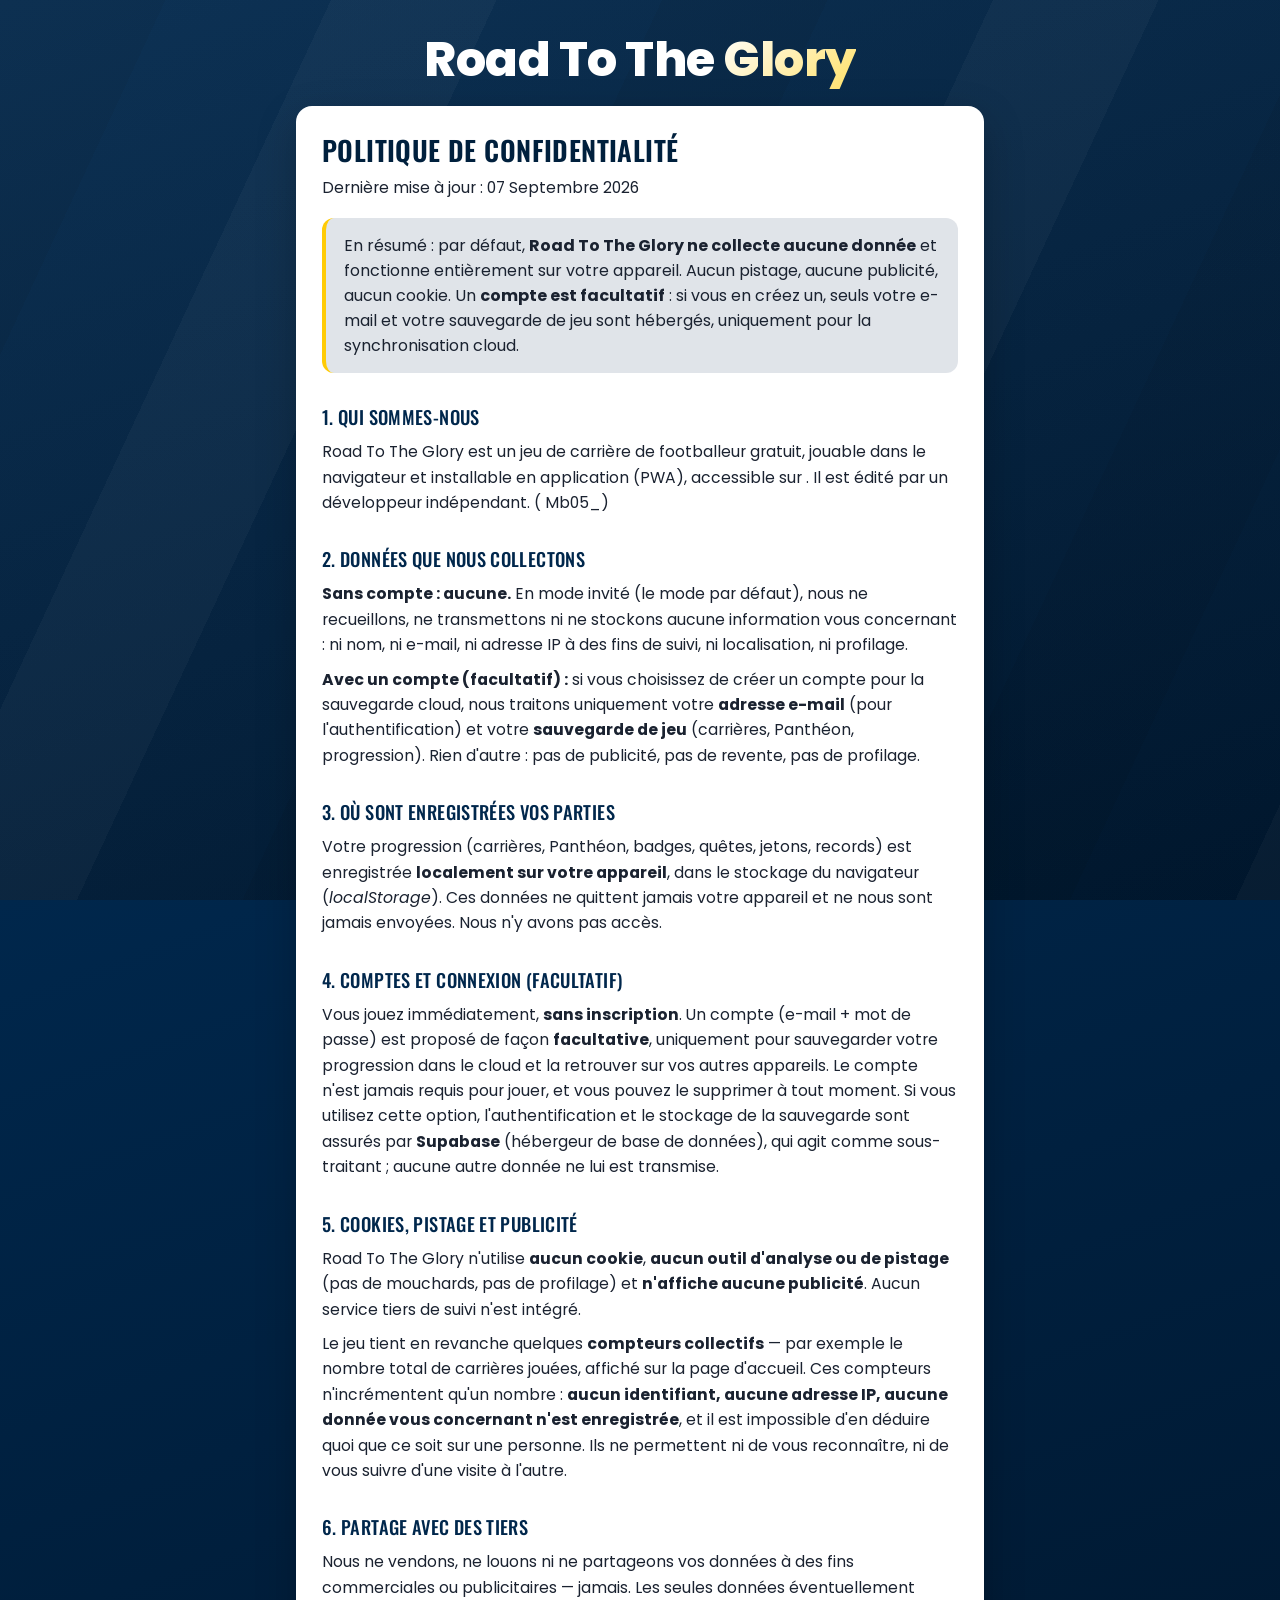
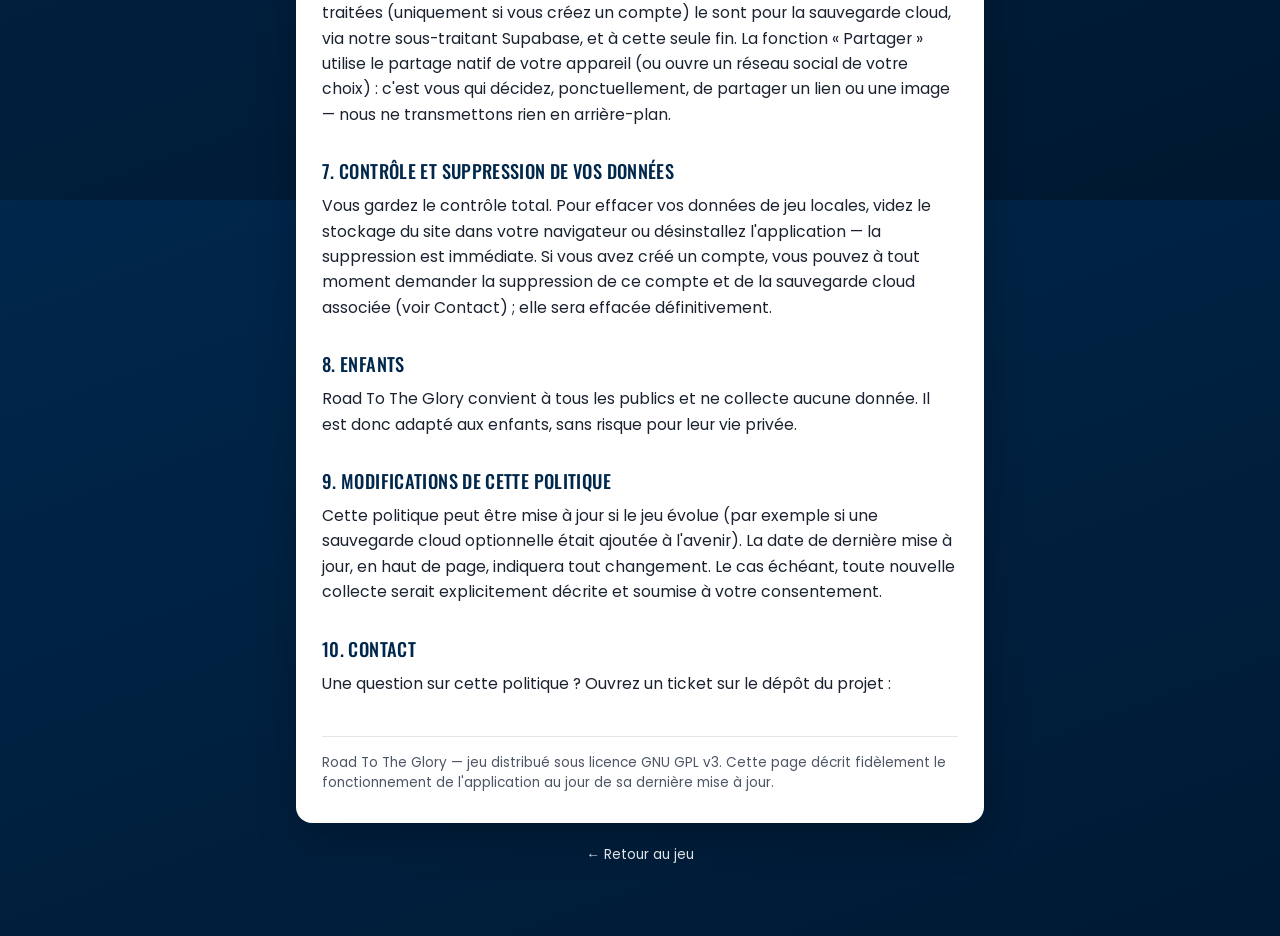
<file: privacy.html>
<!DOCTYPE html>
<html lang="fr">
<head>
<meta charset="UTF-8" />
<meta name="viewport" content="width=device-width, initial-scale=1" />
<meta name="robots" content="index, follow" />
<meta name="theme-color" content="#B35900" />
<title>Politique de confidentialité — Road To The Glory</title>
<link rel="icon" type="image/svg+xml" href="favicon.svg" />
<link rel="preload" href="src/fonts/poppins-400-latin.woff2" as="font" type="font/woff2" crossorigin />
<link rel="preload" href="src/fonts/oswald-600-latin.woff2" as="font" type="font/woff2" crossorigin />
<!-- Réutilise le style du jeu : mêmes polices (Oswald/Poppins), mêmes couleurs,
     même fond orange de marque. -->
<link rel="stylesheet" href="style.css?v=12.00" />
<style>
  .legal-wrap { max-width: 720px; margin: 0 auto; padding: 26px 16px 70px; }
  /* Titre identique à l'accueil : « Road To The Glory ». */
  .legal-title { text-align: center; margin: 8px 0 20px; }
  .legal-card {
    background: var(--card-bg); border-radius: var(--radius);
    box-shadow: 0 14px 40px rgba(0, 0, 0, 0.22);
    padding: 26px 26px 30px; color: var(--text-0);
  }
  .legal-card h1 {
    font-family: var(--font-display); font-weight: 600; font-size: 1.7rem;
    text-transform: uppercase; letter-spacing: 0.015em; line-height: 1.1;
    margin: 4px 0 4px; color: var(--green-ink);
  }
  .legal-updated { color: var(--text-1); font-size: 0.85rem; margin: 0 0 6px; }
  .legal-card h2 {
    font-family: var(--font-display); font-weight: 500; font-size: 1.15rem;
    text-transform: uppercase; letter-spacing: 0.02em;
    margin: 30px 0 8px; color: var(--green);
  }
  .legal-card p, .legal-card li { color: var(--text-0); line-height: 1.62; font-size: 0.98rem; }
  .legal-card p { margin: 9px 0; }
  .legal-card ul { margin: 8px 0; padding-left: 22px; }
  .legal-card li { margin: 5px 0; }
  .legal-card a { color: var(--gold-deep); font-weight: 600; }
  .legal-highlight {
    background: var(--panel-2); border-left: 4px solid var(--gold);
    border-radius: 12px; padding: 15px 18px; margin: 18px 0; font-weight: 500;
  }
  .legal-footer {
    margin-top: 40px; padding-top: 16px; border-top: 1px solid rgba(0, 0, 0, 0.1);
    color: var(--text-1); font-size: 0.85rem;
  }
  .legal-back {
    display: inline-block; margin: 22px auto 0; color: var(--on-green-soft);
    font-size: 0.85rem; text-decoration: none; text-align: center;
  }
  .legal-back:hover { color: var(--on-green); text-decoration: underline; }
  .legal-center { text-align: center; }
</style>
</head>
<body>
<div class="legal-wrap">
  <div class="title legal-title" aria-label="Road To The Glory">Road To The <span class="wm-glory">Glory</span></div>

  <div class="legal-card">
    <h1>Politique de confidentialité</h1>
    <p class="legal-updated">Dernière mise à jour : 07 Septembre 2026</p>

    <div class="legal-highlight">
      En résumé : par défaut, <strong>Road To The Glory ne collecte aucune donnée</strong> et
      fonctionne entièrement sur votre appareil. Aucun pistage, aucune publicité, aucun cookie.
      Un <strong>compte est facultatif</strong> : si vous en créez un, seuls votre e-mail et
      votre sauvegarde de jeu sont hébergés, uniquement pour la synchronisation cloud.
    </div>

    <h2>1. Qui sommes-nous</h2>
    <p>
      Road To The Glory est un jeu de carrière de footballeur gratuit, jouable dans le navigateur
      et installable en application (PWA), accessible sur
      <!--<a href="https://openeleven.laugh.yt">openeleven.laugh.yt</a> -->. Il est édité par un
      développeur indépendant. ( Mb05_)
    </p>

    <h2>2. Données que nous collectons</h2>
    <p>
      <strong>Sans compte : aucune.</strong> En mode invité (le mode par défaut), nous ne
      recueillons, ne transmettons ni ne stockons aucune information vous concernant : ni nom,
      ni e-mail, ni adresse IP à des fins de suivi, ni localisation, ni profilage.
    </p>
    <p>
      <strong>Avec un compte (facultatif) :</strong> si vous choisissez de créer un compte pour
      la sauvegarde cloud, nous traitons uniquement votre <strong>adresse e-mail</strong> (pour
      l'authentification) et votre <strong>sauvegarde de jeu</strong> (carrières, Panthéon,
      progression). Rien d'autre : pas de publicité, pas de revente, pas de profilage.
    </p>

    <h2>3. Où sont enregistrées vos parties</h2>
    <p>
      Votre progression (carrières, Panthéon, badges, quêtes, jetons, records) est enregistrée
      <strong>localement sur votre appareil</strong>, dans le stockage du navigateur
      (<em>localStorage</em>). Ces données ne quittent jamais votre appareil et ne nous sont
      jamais envoyées. Nous n'y avons pas accès.
    </p>

    <h2>4. Comptes et connexion (facultatif)</h2>
    <p>
      Vous jouez immédiatement, <strong>sans inscription</strong>. Un compte
      (e-mail + mot de passe) est proposé de façon <strong>facultative</strong>, uniquement pour
      sauvegarder votre progression dans le cloud et la retrouver sur vos autres appareils. Le
      compte n'est jamais requis pour jouer, et vous pouvez le supprimer à tout moment. Si vous
      utilisez cette option, l'authentification et le stockage de la sauvegarde sont assurés par
      <strong>Supabase</strong> (hébergeur de base de données), qui agit comme sous-traitant ;
      aucune autre donnée ne lui est transmise.
    </p>

    <h2>5. Cookies, pistage et publicité</h2>
    <p>
      Road To The Glory n'utilise <strong>aucun cookie</strong>, <strong>aucun outil d'analyse
      ou de pistage</strong> (pas de mouchards, pas de profilage) et <strong>n'affiche aucune
      publicité</strong>. Aucun service tiers de suivi n'est intégré.
    </p>
    <p>
      Le jeu tient en revanche quelques <strong>compteurs collectifs</strong> — par exemple le
      nombre total de carrières jouées, affiché sur la page d'accueil. Ces compteurs
      n'incrémentent qu'un nombre : <strong>aucun identifiant, aucune adresse IP, aucune donnée
      vous concernant n'est enregistrée</strong>, et il est impossible d'en déduire quoi que ce
      soit sur une personne. Ils ne permettent ni de vous reconnaître, ni de vous suivre d'une
      visite à l'autre.
    </p>

    <h2>6. Partage avec des tiers</h2>
    <p>
      Nous ne vendons, ne louons ni ne partageons vos données à des fins commerciales ou
      publicitaires — jamais. Les seules données éventuellement traitées (uniquement si vous
      créez un compte) le sont pour la sauvegarde cloud, via notre sous-traitant Supabase, et à
      cette seule fin. La fonction « Partager » utilise le partage natif de votre appareil (ou
      ouvre un réseau social de votre choix) : c'est vous qui décidez, ponctuellement, de partager
      un lien ou une image — nous ne transmettons rien en arrière-plan.
    </p>

    <h2>7. Contrôle et suppression de vos données</h2>
    <p>
      Vous gardez le contrôle total. Pour effacer vos données de jeu locales, videz le stockage
      du site dans votre navigateur ou désinstallez l'application — la suppression est immédiate.
      Si vous avez créé un compte, vous pouvez à tout moment demander la suppression de ce compte
      et de la sauvegarde cloud associée (voir Contact) ; elle sera effacée définitivement.
    </p>

    <h2>8. Enfants</h2>
    <p>
      Road To The Glory convient à tous les publics et ne collecte aucune donnée. Il est donc adapté
      aux enfants, sans risque pour leur vie privée.
    </p>

    <h2>9. Modifications de cette politique</h2>
    <p>
      Cette politique peut être mise à jour si le jeu évolue (par exemple si une sauvegarde
      cloud optionnelle était ajoutée à l'avenir). La date de dernière mise à jour, en haut de
      page, indiquera tout changement. Le cas échéant, toute nouvelle collecte serait
      explicitement décrite et soumise à votre consentement.
    </p>

    <h2>10. Contact</h2>
    <p>
      Une question sur cette politique ? Ouvrez un ticket sur le dépôt du projet :
      <!-- <a href="https://github.com/xLaugh/open-eleven" target="_blank" rel="noopener">github.com/xLaugh/open-eleven</a>. -->
    </p>

    <div class="legal-footer">
      Road To The Glory — jeu distribué sous licence GNU GPL v3. Cette page décrit fidèlement le
      fonctionnement de l'application au jour de sa dernière mise à jour.
    </div>
  </div>

  <div class="legal-center">
    <a class="legal-back" href="index.html">← Retour au jeu</a>
  </div>
</div>
</body>
</html>
</file>
<file: style.css>
/* --- Polices auto-hébergées (Oswald + Poppins, licence SIL OFL) ---
   Plus aucun appel à fonts.googleapis.com : rendu immédiat (font-display:swap),
   zéro dépendance externe, fonctionne hors-ligne. Fichiers dans src/fonts/. */

@font-face {
  font-family: 'Oswald';
  font-style: normal;
  font-weight: 500;
  font-display: swap;
  src: url("src/fonts/oswald-500-latin-ext.woff2") format("woff2");
  unicode-range: U+0100-02BA, U+02BD-02C5, U+02C7-02CC, U+02CE-02D7, U+02DD-02FF, U+0304, U+0308, U+0329, U+1D00-1DBF, U+1E00-1E9F, U+1EF2-1EFF, U+2020, U+20A0-20AB, U+20AD-20C0, U+2113, U+2C60-2C7F, U+A720-A7FF;
}

@font-face {
  font-family: 'Oswald';
  font-style: normal;
  font-weight: 500;
  font-display: swap;
  src: url("src/fonts/oswald-500-latin.woff2") format("woff2");
  unicode-range: U+0000-00FF, U+0131, U+0152-0153, U+02BB-02BC, U+02C6, U+02DA, U+02DC, U+0304, U+0308, U+0329, U+2000-206F, U+20AC, U+2122, U+2191, U+2193, U+2212, U+2215, U+FEFF, U+FFFD;
}

@font-face {
  font-family: 'Oswald';
  font-style: normal;
  font-weight: 600;
  font-display: swap;
  src: url("src/fonts/oswald-600-latin-ext.woff2") format("woff2");
  unicode-range: U+0100-02BA, U+02BD-02C5, U+02C7-02CC, U+02CE-02D7, U+02DD-02FF, U+0304, U+0308, U+0329, U+1D00-1DBF, U+1E00-1E9F, U+1EF2-1EFF, U+2020, U+20A0-20AB, U+20AD-20C0, U+2113, U+2C60-2C7F, U+A720-A7FF;
}

@font-face {
  font-family: 'Oswald';
  font-style: normal;
  font-weight: 600;
  font-display: swap;
  src: url("src/fonts/oswald-600-latin.woff2") format("woff2");
  unicode-range: U+0000-00FF, U+0131, U+0152-0153, U+02BB-02BC, U+02C6, U+02DA, U+02DC, U+0304, U+0308, U+0329, U+2000-206F, U+20AC, U+2122, U+2191, U+2193, U+2212, U+2215, U+FEFF, U+FFFD;
}

@font-face {
  font-family: 'Oswald';
  font-style: normal;
  font-weight: 700;
  font-display: swap;
  src: url("src/fonts/oswald-700-latin-ext.woff2") format("woff2");
  unicode-range: U+0100-02BA, U+02BD-02C5, U+02C7-02CC, U+02CE-02D7, U+02DD-02FF, U+0304, U+0308, U+0329, U+1D00-1DBF, U+1E00-1E9F, U+1EF2-1EFF, U+2020, U+20A0-20AB, U+20AD-20C0, U+2113, U+2C60-2C7F, U+A720-A7FF;
}

@font-face {
  font-family: 'Oswald';
  font-style: normal;
  font-weight: 700;
  font-display: swap;
  src: url("src/fonts/oswald-700-latin.woff2") format("woff2");
  unicode-range: U+0000-00FF, U+0131, U+0152-0153, U+02BB-02BC, U+02C6, U+02DA, U+02DC, U+0304, U+0308, U+0329, U+2000-206F, U+20AC, U+2122, U+2191, U+2193, U+2212, U+2215, U+FEFF, U+FFFD;
}

@font-face {
  font-family: 'Poppins';
  font-style: italic;
  font-weight: 400;
  font-display: swap;
  src: url("src/fonts/poppins-400i-latin-ext.woff2") format("woff2");
  unicode-range: U+0100-02BA, U+02BD-02C5, U+02C7-02CC, U+02CE-02D7, U+02DD-02FF, U+0304, U+0308, U+0329, U+1D00-1DBF, U+1E00-1E9F, U+1EF2-1EFF, U+2020, U+20A0-20AB, U+20AD-20C0, U+2113, U+2C60-2C7F, U+A720-A7FF;
}

@font-face {
  font-family: 'Poppins';
  font-style: italic;
  font-weight: 400;
  font-display: swap;
  src: url("src/fonts/poppins-400i-latin.woff2") format("woff2");
  unicode-range: U+0000-00FF, U+0131, U+0152-0153, U+02BB-02BC, U+02C6, U+02DA, U+02DC, U+0304, U+0308, U+0329, U+2000-206F, U+20AC, U+2122, U+2191, U+2193, U+2212, U+2215, U+FEFF, U+FFFD;
}

@font-face {
  font-family: 'Poppins';
  font-style: normal;
  font-weight: 400;
  font-display: swap;
  src: url("src/fonts/poppins-400-latin-ext.woff2") format("woff2");
  unicode-range: U+0100-02BA, U+02BD-02C5, U+02C7-02CC, U+02CE-02D7, U+02DD-02FF, U+0304, U+0308, U+0329, U+1D00-1DBF, U+1E00-1E9F, U+1EF2-1EFF, U+2020, U+20A0-20AB, U+20AD-20C0, U+2113, U+2C60-2C7F, U+A720-A7FF;
}

@font-face {
  font-family: 'Poppins';
  font-style: normal;
  font-weight: 400;
  font-display: swap;
  src: url("src/fonts/poppins-400-latin.woff2") format("woff2");
  unicode-range: U+0000-00FF, U+0131, U+0152-0153, U+02BB-02BC, U+02C6, U+02DA, U+02DC, U+0304, U+0308, U+0329, U+2000-206F, U+20AC, U+2122, U+2191, U+2193, U+2212, U+2215, U+FEFF, U+FFFD;
}

@font-face {
  font-family: 'Poppins';
  font-style: normal;
  font-weight: 600;
  font-display: swap;
  src: url("src/fonts/poppins-600-latin-ext.woff2") format("woff2");
  unicode-range: U+0100-02BA, U+02BD-02C5, U+02C7-02CC, U+02CE-02D7, U+02DD-02FF, U+0304, U+0308, U+0329, U+1D00-1DBF, U+1E00-1E9F, U+1EF2-1EFF, U+2020, U+20A0-20AB, U+20AD-20C0, U+2113, U+2C60-2C7F, U+A720-A7FF;
}

@font-face {
  font-family: 'Poppins';
  font-style: normal;
  font-weight: 600;
  font-display: swap;
  src: url("src/fonts/poppins-600-latin.woff2") format("woff2");
  unicode-range: U+0000-00FF, U+0131, U+0152-0153, U+02BB-02BC, U+02C6, U+02DA, U+02DC, U+0304, U+0308, U+0329, U+2000-206F, U+20AC, U+2122, U+2191, U+2193, U+2212, U+2215, U+FEFF, U+FFFD;
}

@font-face {
  font-family: 'Poppins';
  font-style: normal;
  font-weight: 700;
  font-display: swap;
  src: url("src/fonts/poppins-700-latin-ext.woff2") format("woff2");
  unicode-range: U+0100-02BA, U+02BD-02C5, U+02C7-02CC, U+02CE-02D7, U+02DD-02FF, U+0304, U+0308, U+0329, U+1D00-1DBF, U+1E00-1E9F, U+1EF2-1EFF, U+2020, U+20A0-20AB, U+20AD-20C0, U+2113, U+2C60-2C7F, U+A720-A7FF;
}

@font-face {
  font-family: 'Poppins';
  font-style: normal;
  font-weight: 700;
  font-display: swap;
  src: url("src/fonts/poppins-700-latin.woff2") format("woff2");
  unicode-range: U+0000-00FF, U+0131, U+0152-0153, U+02BB-02BC, U+02C6, U+02DA, U+02DC, U+0304, U+0308, U+0329, U+2000-206F, U+20AC, U+2122, U+2191, U+2193, U+2212, U+2215, U+FEFF, U+FFFD;
}

@font-face {
  font-family: 'Poppins';
  font-style: normal;
  font-weight: 800;
  font-display: swap;
  src: url("src/fonts/poppins-800-latin-ext.woff2") format("woff2");
  unicode-range: U+0100-02BA, U+02BD-02C5, U+02C7-02CC, U+02CE-02D7, U+02DD-02FF, U+0304, U+0308, U+0329, U+1D00-1DBF, U+1E00-1E9F, U+1EF2-1EFF, U+2020, U+20A0-20AB, U+20AD-20C0, U+2113, U+2C60-2C7F, U+A720-A7FF;
}

@font-face {
  font-family: 'Poppins';
  font-style: normal;
  font-weight: 800;
  font-display: swap;
  src: url("src/fonts/poppins-800-latin.woff2") format("woff2");
  unicode-range: U+0000-00FF, U+0131, U+0152-0153, U+02BB-02BC, U+02C6, U+02DA, U+02DC, U+0304, U+0308, U+0329, U+2000-206F, U+20AC, U+2122, U+2191, U+2193, U+2212, U+2215, U+FEFF, U+FFFD;
}

/* ============================================================
   Road To Glory — styles v9 (refonte "marque marine & or").
   Thème unique : fond bleu marine de marque (#00274C) à bandes
   diagonales, cartes blanches à en-têtes colorés, titres Oswald,
   textes Poppins.
   Les variables restent le contrat entre composants : les textes
   posés directement sur le marine utilisent --on-green*, ceux posés
   sur les cartes blanches utilisent --text-*.
   Note de contraste : contrairement à l'orange précédent, #00274C est
   assez sombre (≈15:1 avec du blanc) pour servir DIRECTEMENT de fond
   plein écran, et #FFCB05 assez lumineux (≈10:1 sur marine) pour
   servir de texte D'ACCENT à même le fond — plus simple et plus net
   que le schéma orange qui demandait une teinte dérivée pour le fond.
   ============================================================ */
:root {
  --radius: 16px;
  --font: "Poppins", "Segoe UI", Roboto, Helvetica, Arial, sans-serif;
  --font-display: "Oswald", "Arial Narrow", "Segoe UI", sans-serif;
}

body {
  /* Marque */
  --green: #00274c;
  --green-deep: #001830;
  --green-ink: #00203d;
  --gold: #ffcb05;
  --gold-bright: #ffe066;
  --gold-deep: #997400;
  --red: #d6483d;
  --brown: #4a2d10;
  --cream: #fdf6e0;
  --blue: #2f6fd6;
  --blue-soft: #245cb8;

  /* Cartes blanches */
  --card-bg: #ffffff;
  --card-bg-2: #f2f4f7;
  --text-0: #1a2230;
  --text-1: #4d5666;
  --text-2: #7d8699;
  --accent: #00274c;
  --accent-soft: #001830;
  --good: #23875a;
  --good-text: #23875a;
  --bad: #c1473b;
  --bad-text: #c1473b;
  --money: #7a5c00;
  --gold-soft: #7a5c00;
  --panel: rgba(0, 39, 76, 0.06);
  --panel-2: rgba(0, 39, 76, 0.12);
  --line: rgba(0, 24, 48, 0.13);
  --line-strong: rgba(0, 24, 48, 0.24);
  --shadow: rgba(0, 15, 30, 0.3);

  /* Textes posés directement sur le fond marine */
  --on-green: #ffffff;
  --on-green-soft: rgba(255, 255, 255, 0.88);
  --on-green-faint: rgba(255, 255, 255, 0.62);
  --on-green-line: rgba(255, 255, 255, 0.32);
  --on-green-panel: rgba(255, 255, 255, 0.14);

  /* Paliers de prestige (lycée/université/pro) — dégradé gris → bleu → or :
     de l'anonymat à la lumière des projecteurs. */
  --lvl-regional: #9a9a9a;
  --lvl-d4: #5c7a9a;
  --lvl-d3: #3d6a97;
  --lvl-d2: #2a5f9e;
  --lvl-d1: #f4c430;
  --lvl-elite: #ffcb05;

  background: linear-gradient(160deg, var(--green) 0%, var(--green-deep) 100%);
}

/* Le fond vit sur une couche FIXE plein écran : bandes diagonales
   subtiles, aucune cassure au défilement. */
body::before {
  content: "";
  position: fixed;
  inset: 0;
  z-index: -1;
  background:
    linear-gradient(160deg, rgba(255, 255, 255, 0.05), rgba(0, 0, 0, 0.08)),
    repeating-linear-gradient(
      115deg,
      rgba(0, 0, 0, 0.06) 0 150px,
      rgba(0, 0, 0, 0) 150px 300px,
      rgba(255, 255, 255, 0.03) 300px 450px,
      rgba(0, 0, 0, 0) 450px 600px
    ),
    linear-gradient(160deg, var(--green) 0%, var(--green-deep) 100%);
}

* { box-sizing: border-box; }

html, body {
  margin: 0;
  padding: 0;
  height: 100%;
  font-family: var(--font);
  -webkit-tap-highlight-color: transparent;
}
body { color: var(--text-0); }

#app {
  max-width: 480px;
  margin: 0 auto;
  min-height: 100vh;
  padding: 20px 16px 40px;
  display: flex;
  flex-direction: column;
}

.screen {
  display: none;
  flex: 1;
  flex-direction: column;
  animation: fadeIn 0.4s ease;
}
.screen.active { display: flex; }

@keyframes fadeIn {
  from { opacity: 0; transform: translateY(8px); }
  to { opacity: 1; transform: translateY(0); }
}

/* ---------- Accueil ---------- */
.home-wrap {
  margin: auto;
  text-align: center;
  display: flex;
  flex-direction: column;
  align-items: center;
  gap: 18px;
  width: 100%;
}
.home-hero {
  width: min(88%, 350px);
  height: auto;
  filter: drop-shadow(0 10px 24px rgba(0, 15, 30, 0.35));
}
.title {
  font-size: clamp(2.3rem, 10vw, 3rem);
  font-weight: 800;
  letter-spacing: -0.01em;
  line-height: 1.08;
  color: var(--on-green);
  margin: -6px 0 0;
}
/* Accent du titre : dégradé blanc → or en fondu de texte,
   même procédé que .wc-champion pour rester cohérent avec le reste
   de la charte (nom de classe conservé depuis Road To The Glory). */
.wm-glory {
  background: linear-gradient(135deg, #fff, var(--gold-bright));
  -webkit-background-clip: text;
  background-clip: text;
  color: transparent;
}
.tagline {
  color: var(--on-green);
  font-size: 0.92rem;
  font-weight: 600;
  line-height: 1.55;
  max-width: 360px;
  margin: 0;
}
.home-meta { color: var(--on-green-faint); font-size: 0.8rem; margin: 0; }
/* Compteur communautaire, sous l'accroche : preuve sociale avant le bouton de
   départ. Discret — c'est un repère, pas une information sur SA propre partie.
   :empty le fait disparaître entièrement tant qu'il n'a rien à dire, marges
   comprises : rien ne bouge à l'écran quand la valeur arrive du réseau. */
.home-global {
  color: var(--on-green-faint); font-size: 0.82rem; font-weight: 600;
  margin: 0 0 16px; opacity: 0.9;
}
.home-global:empty { display: none; }

/* Wrappers de mise en page de l'accueil : NEUTRALISÉS par défaut (mobile).
   display:contents fait disparaître la boîte — leurs enfants redeviennent des
   items directs de .home-wrap, donc le rendu mobile est inchangé au pixel près.
   Ils ne reprennent vie qu'en desktop (voir la media query plus bas). */
.home-side, .home-cards { display: contents; }

/* ---------- Cartes de l'accueil (défi / quêtes / duel) ----------
   Structure commune générée par game.js :
   .hc-head (bandeau coloré) + .hc-body (contenu + .hc-cta). */
.daily-panel, .quest-panel, .duel-panel, .story-panel {
  width: 100%;
  max-width: 400px;
  border-radius: var(--radius);
  overflow: hidden;
  background: var(--card-bg);
  box-shadow: 0 8px 22px var(--shadow);
  cursor: pointer;
  text-align: center;
  transition: transform 0.12s ease, box-shadow 0.12s ease;
}
.daily-panel:empty, .quest-panel:empty, .duel-panel:empty, .story-panel:empty { display: none; }
.daily-panel:hover, .quest-panel:hover, .duel-panel:hover, .story-panel:hover {
  transform: translateY(-2px);
  box-shadow: 0 12px 28px var(--shadow);
}
.daily-panel:active, .quest-panel:active, .duel-panel:active, .story-panel:active { transform: translateY(0); }

.hc-head {
  font-family: var(--font-display);
  font-weight: 600;
  font-size: 1.3rem;
  text-transform: uppercase;
  letter-spacing: 0.035em;
  color: #fff;
  padding: 8px 14px;
  display: flex;
  align-items: center;
  justify-content: center;
  gap: 10px;
}
.daily-panel .hc-head { background: var(--red); }
.quest-panel .hc-head { background: var(--brown); color: var(--cream); }
.duel-panel .hc-head { background: var(--green-ink); }
.story-panel .hc-head { background: var(--gold-deep); }

.hc-streak {
  font-family: var(--font);
  font-size: 0.72rem;
  font-weight: 800;
  background: rgba(255, 255, 255, 0.22);
  color: #fff;
  padding: 2px 9px;
  border-radius: 999px;
  letter-spacing: 0;
  white-space: nowrap;
}

.hc-body {
  padding: 14px 16px 15px;
  display: flex;
  flex-direction: column;
  align-items: center;
  gap: 10px;
}
.quest-panel .hc-body { background: var(--cream); }
.duel-panel .hc-body { background: var(--card-bg); }

.hc-cta {
  font-family: var(--font-display);
  font-weight: 700;
  font-size: 1.02rem;
  text-transform: uppercase;
  letter-spacing: 0.04em;
  color: #fff;
  padding: 9px 26px;
  border-radius: 999px;
  box-shadow: 0 4px 12px var(--shadow);
  margin-top: 2px;
}
.daily-panel .hc-cta { background: var(--red); }
.quest-panel .hc-cta { background: var(--brown); color: var(--cream); }
.duel-panel .hc-cta { background: var(--green-ink); }
.story-panel .hc-cta { background: var(--gold-deep); }

.hc-text { margin: 0; font-size: 0.88rem; font-weight: 700; color: #1a2230; }
.story-best { font-size: 0.82rem; font-weight: 700; color: var(--gold-deep); }

/* ---------- Mode Histoire : écran des légendes ---------- */
.story-list {
  display: flex;
  flex-direction: column;
  gap: 14px;
  width: 100%;
  max-width: 460px;
}
.story-card {
  background: var(--card-bg);
  border-radius: var(--radius);
  box-shadow: 0 8px 22px var(--shadow);
  padding: 16px 18px;
  text-align: left;
  display: flex;
  flex-direction: column;
  gap: 10px;
}
.story-card.locked { opacity: 0.92; }
.story-head { display: flex; align-items: center; gap: 12px; }
.story-icon { font-size: 2.1rem; line-height: 1; }
.story-id { flex: 1; }
.story-alias {
  margin: 0;
  font-family: var(--font-display);
  font-size: 1.3rem;
  font-weight: 700;
  text-transform: uppercase;
  letter-spacing: 0.03em;
  color: var(--text-0);
}
.story-era { margin: 0; font-size: 0.78rem; font-weight: 600; color: var(--text-2); }
.story-cost, .story-free {
  font-size: 0.75rem;
  font-weight: 800;
  padding: 3px 10px;
  border-radius: 999px;
  white-space: nowrap;
}
.story-cost { background: var(--panel-2); color: var(--gold-deep); }
.story-free { background: rgba(35, 135, 90, 0.14); color: var(--good); }
.story-teaser { margin: 0; font-size: 0.88rem; color: var(--text-1); font-style: italic; }
.story-goal { margin: 0; font-size: 0.85rem; color: var(--text-0); }
.story-record { margin: 0; font-size: 0.85rem; color: var(--gold-deep); font-weight: 700; }

/* Percentile mondial + verdict de légende (fiche finale) */
.pc-percentile {
  margin: 4px 0 0;
  font-size: 0.8rem;
  font-weight: 700;
  color: var(--gold-soft);
}
.legend-note { color: var(--gold-deep); }
.legend-reveal {
  display: block;
  margin-top: 6px;
  font-weight: 500;
  font-style: italic;
  color: var(--text-1);
}
.legend-moments {
  display: block;
  margin-top: 6px;
  font-weight: 700;
  color: var(--gold-soft);
}

/* Série de quêtes : cycle de joker + prochain palier */
.streak-cycle-note {
  margin: 6px 0 0;
  font-size: 0.78rem;
  font-weight: 600;
  color: var(--text-1);
}
.streak-next {
  margin: 2px 0 8px;
  font-size: 0.85rem;
  font-weight: 700;
  color: var(--gold-deep);
}

.hc-lines {
  list-style: disc;
  margin: 0 auto;
  padding-left: 1.2em;
  text-align: left;
  font-size: 0.86rem;
  font-weight: 600;
  color: #00203d;
  display: flex;
  flex-direction: column;
  gap: 4px;
}
.hc-lines strong { font-weight: 800; }

/* Chips du brief (défi du jour) */
.daily-brief { display: flex; flex-wrap: wrap; gap: 7px; justify-content: center; }
.daily-chip {
  font-size: 0.8rem;
  font-weight: 600;
  color: var(--text-0);
  background: #fff;
  border: 1.6px solid #00203d;
  padding: 5px 12px;
  border-radius: 999px;
  display: inline-flex;
  align-items: center;
  gap: 6px;
}
.daily-best { font-size: 0.75rem; color: var(--text-2); }
.daily-best.done { color: var(--good-text); font-weight: 700; }

.daily-reminder {
  max-width: 420px;
  margin: -2px auto 14px;
  padding: 8px 12px;
  font-size: 0.8rem;
  color: var(--on-green);
  background: var(--on-green-panel);
  border: 1px solid var(--on-green-line);
  border-radius: 10px;
  text-align: center;
}
.daily-reminder[hidden] { display: none; }
.daily-note, .jeton-note { color: var(--gold-soft); font-weight: 700; }

/* ---------- Boutique (jetons) ---------- */
.shop-balance {
  display: flex;
  align-items: center;
  justify-content: center;
  gap: 8px;
  font-family: var(--font-display);
  font-size: 1.5rem;
  font-weight: 600;
  color: var(--on-green);
  margin: 4px 0 12px;
}
.shop-intro { max-width: 460px; margin-left: auto; margin-right: auto; }
.shop-intro em { color: var(--gold-bright); font-style: normal; }
.shop-list { display: flex; flex-direction: column; gap: 10px; max-width: 460px; margin: 14px auto 20px; width: 100%; }
.perk-card {
  display: flex;
  align-items: center;
  gap: 12px;
  background: var(--card-bg);
  border: 1px solid var(--line);
  border-radius: 14px;
  padding: 12px 14px;
  text-align: left;
  box-shadow: 0 4px 14px var(--shadow);
}
.perk-card.perk-equipped-card {
  border: 2px solid var(--gold);
  background: linear-gradient(135deg, rgba(255, 203, 5, 0.1), var(--card-bg));
}
.perk-icon { font-size: 1.7rem; flex-shrink: 0; }
.perk-body { flex: 1; min-width: 0; }
.perk-name { font-size: 0.92rem; font-weight: 800; color: var(--text-0); margin: 0 0 2px; }
.perk-desc { font-size: 0.76rem; color: var(--text-1); margin: 0; line-height: 1.4; }
.perk-side { flex-shrink: 0; display: flex; flex-direction: column; align-items: flex-end; gap: 5px; }
.perk-cost { font-size: 0.82rem; font-weight: 800; color: var(--gold-soft); white-space: nowrap; }
.perk-btn, .perk-equip {
  font-family: var(--font);
  font-size: 0.8rem;
  font-weight: 700;
  padding: 7px 14px;
  border-radius: 999px;
  cursor: pointer;
  white-space: nowrap;
  border: 1px solid var(--line-strong);
  transition: transform 0.12s ease, filter 0.12s ease, border-color 0.12s ease;
}
.perk-btn { background: linear-gradient(180deg, var(--gold-bright), var(--gold)); color: #241a06; border-color: transparent; }
.perk-btn:active, .perk-equip:active { transform: translateY(1px); }
.perk-btn:disabled {
  opacity: 0.45;
  cursor: not-allowed;
  background: var(--panel-2);
  color: var(--text-2);
  border-color: var(--line);
}
.perk-equip { background: transparent; color: var(--text-1); }
.perk-equip.on { background: linear-gradient(180deg, var(--gold-bright), var(--gold)); color: #241a06; border-color: transparent; }
.perk-equip:disabled { opacity: 0.45; cursor: not-allowed; }

/* ---------- Duel entre amis (écran) ---------- */
.duel-body { max-width: 460px; margin: 0 auto; width: 100%; }
.duel-intro-line { font-size: 1.15rem; text-align: center; margin: 6px 0 4px; color: var(--on-green); }
.duel-intro-line strong { color: var(--gold-bright); }
.duel-intro-sub {
  text-align: center;
  font-size: 0.85rem;
  color: var(--on-green);
  background: var(--on-green-panel);
  border-radius: 10px;
  padding: 8px 12px;
  margin: 0 0 14px;
}
.duel-intro-hint { text-align: center; font-size: 0.8rem; color: var(--on-green-faint); margin: 12px 0 18px; }
.duel-result-title {
  text-align: center;
  font-family: var(--font-display);
  font-size: 1.2rem;
  font-weight: 600;
  text-transform: uppercase;
  letter-spacing: 0.04em;
  color: var(--gold-bright);
  margin: 4px 0 14px;
}
.duel-body .rival-compare { margin-bottom: 10px; }
.duel-body .btn { width: 100%; margin-top: 10px; }
.duel-body .rival-verdict { color: var(--on-green-soft); }
.duel-note { text-align: center; font-size: 0.8rem; color: #fff3c2; font-weight: 700; margin: 10px 0 0; min-height: 1em; }

/* ---------- Écran quêtes ---------- */
.quest-hero {
  width: 100%;
  max-width: 460px;
  margin: 0 auto 6px;
  background: var(--card-bg);
  border-radius: var(--radius);
  padding: 20px 16px 16px;
  box-shadow: 0 6px 20px var(--shadow);
  text-align: center;
}
.streak-flame { display: flex; flex-direction: column; align-items: center; gap: 1px; }
.streak-flame .sf-emoji {
  font-size: 2.5rem;
  line-height: 1;
  filter: grayscale(0.7) opacity(0.6);
}
.streak-flame.streak-alive .sf-emoji {
  filter: none;
  animation: flamePulse 1.6s ease-in-out infinite;
}
@keyframes flamePulse {
  0%, 100% { transform: scale(1); }
  50% { transform: scale(1.12); }
}
.sf-num { font-size: 2.6rem; font-weight: 900; color: var(--gold-soft); line-height: 1; }
.sf-unit { font-size: 0.76rem; color: var(--text-2); text-transform: uppercase; letter-spacing: 0.06em; }
.streak-dots { display: flex; justify-content: center; gap: 7px; margin: 12px 0 4px; }
.streak-dot {
  width: 12px; height: 12px; border-radius: 50%;
  background: var(--panel-2);
  border: 1px solid var(--line-strong);
  transition: background 0.2s ease;
}
.streak-dot.on { background: var(--gold); border-color: var(--gold); box-shadow: 0 0 8px rgba(255, 203, 5, 0.5); }
.quest-hero-stats {
  display: flex; justify-content: center; gap: 10px;
  margin-top: 14px; padding-top: 14px;
  border-top: 1px solid var(--line);
}
.qh-stat { display: flex; flex-direction: column; gap: 2px; flex: 1; }
.qh-val { font-size: 1.35rem; font-weight: 900; color: var(--text-0); }
.qh-lbl { font-size: 0.64rem; color: var(--text-2); text-transform: uppercase; letter-spacing: 0.05em; }

.quest-screen-body { width: 100%; max-width: 460px; margin: 0 auto; }
.quest-section-label {
  font-family: var(--font-display);
  font-size: 0.92rem;
  font-weight: 600;
  text-transform: uppercase;
  letter-spacing: 0.07em;
  color: var(--on-green);
  margin: 20px 0 8px;
}
.quest-card {
  display: flex;
  align-items: center;
  gap: 12px;
  background: var(--card-bg);
  border: 1px solid transparent;
  border-radius: 13px;
  padding: 12px 14px;
  margin-bottom: 8px;
  box-shadow: 0 4px 12px var(--shadow);
}
.quest-card-done {
  border-color: var(--good);
  background: linear-gradient(90deg, rgba(35, 135, 90, 0.13), var(--card-bg) 60%);
}
.qc-icon { font-size: 1.5rem; flex-shrink: 0; width: 28px; text-align: center; }
.qc-body { flex: 1; min-width: 0; }
.qc-name {
  margin: 0 0 2px;
  font-size: 0.9rem;
  font-weight: 700;
  color: var(--text-0);
  display: flex;
  align-items: center;
  gap: 7px;
  flex-wrap: wrap;
}
.qc-desc { margin: 0; font-size: 0.76rem; color: var(--text-1); line-height: 1.35; }
.qc-tier {
  font-size: 0.6rem;
  font-weight: 800;
  text-transform: uppercase;
  letter-spacing: 0.04em;
  padding: 2px 7px;
  border-radius: 999px;
}
.qc-tier-easy { background: rgba(35, 135, 90, 0.14); color: var(--good-text); }
.qc-tier-med { background: rgba(47, 111, 214, 0.13); color: var(--blue-soft); }
.qc-tier-hard { background: rgba(214, 72, 61, 0.13); color: var(--bad-text); }
.qc-side { display: flex; flex-direction: column; align-items: center; gap: 3px; flex-shrink: 0; }
.qc-check { font-size: 1.05rem; color: var(--text-2); }
.qc-pts { font-size: 0.66rem; font-weight: 800; color: var(--gold-soft); }

/* Défi légendaire : traitement doré premium */
.legend-wrap .quest-card {
  border: 1.5px solid var(--gold);
  background: linear-gradient(135deg, rgba(255, 224, 102, 0.16), var(--card-bg) 65%);
  box-shadow: 0 4px 16px rgba(60, 45, 0, 0.3);
}
.legend-wrap .quest-card.quest-card-done {
  background: linear-gradient(135deg, rgba(255, 224, 102, 0.3), var(--card-bg) 70%);
}
.legend-wrap .qc-pts { color: var(--gold-soft); }

.quest-hint-note {
  font-size: 0.72rem;
  color: var(--on-green-faint);
  line-height: 1.45;
  margin: 14px 2px 4px;
  text-align: center;
}

/* Objectifs de rétention (posés sur le vert) */
.retention-row {
  display: flex;
  align-items: center;
  gap: 10px;
  margin-bottom: 9px;
  font-size: 0.74rem;
  color: var(--on-green-soft);
}
.retention-label { flex: 0 0 auto; min-width: 128px; }
.retention-bar {
  flex: 1;
  height: 7px;
  background: rgba(0, 0, 0, 0.22);
  border-radius: 999px;
  overflow: hidden;
}
.retention-fill {
  height: 100%;
  background: linear-gradient(90deg, #fff, var(--gold-bright));
  border-radius: 999px;
  transition: width 0.4s ease;
}
.retention-val { flex: 0 0 auto; font-weight: 700; color: var(--on-green-faint); min-width: 34px; text-align: right; }
.retention-done .retention-fill { background: var(--gold-bright); }
.retention-done .retention-label { color: var(--gold-bright); }

.quest-note { color: var(--accent-soft); }
.brand-credit {
  text-align: center;
  color: var(--on-green-faint);
  font-size: 0.72rem;
  margin: 18px 0 0;
}
.apropos {
  transition: color 0.15s ease;
}

/* Lien vers le dépôt GitHub, discret en pied d'accueil. */
.github-link {
  display: inline-flex;
  align-items: center;
  align-self: center;
  gap: 6px;
  margin-top: 14px;
  color: var(--on-green-faint);
  font-size: 0.74rem;
  text-decoration: none;
  transition: color 0.15s ease;
}
.github-link:hover { color: var(--on-green); }
.github-link svg { display: block; }
.privacy-link {
  display: block; align-self: center; margin-top: 8px;
  color: var(--on-green-faint); font-size: 0.72rem; text-decoration: none;
  transition: color 0.15s ease;
}
.privacy-link:hover { color: var(--on-green); text-decoration: underline; }

/* Bouton Compte + sélecteur de langue : rangée à PART, AU-DESSUS du titre —
   pas de position:absolute qui les faisait flotter par-dessus le texte (le
   titre pouvait passer dessous selon sa largeur, en mobile comme en desktop
   où .home-side est plus étroite que le titre complet). Cf. .home-topbar,
   index.html. */
#screen-home { position: relative; }
.home-topbar {
  display: flex;
  align-items: center;
  justify-content: space-between;
  width: 100%;
  margin: 10px 0 2px;
}
.save-io { display: flex; gap: 8px; }
.save-io-fab {
  width: 42px; height: 42px; border-radius: 50%;
  border: 1px solid var(--on-green-line); background: var(--on-green-panel);
  color: var(--on-green); font-size: 1.15rem; line-height: 1; cursor: pointer;
  display: flex; align-items: center; justify-content: center;
  transition: background 0.15s ease, transform 0.12s ease;
}
.save-io-fab:hover { background: rgba(255, 255, 255, 0.22); transform: translateY(-1px); }
.save-io-fab:active { transform: scale(0.95); }
.save-io-fab:focus-visible { outline: 2px solid var(--on-green); outline-offset: 2px; }

/* ---------- Sélecteur de langue ----------
   Dans .home-topbar, à côté du bouton de compte. Reprend les tons "sur fond vert". */
.lang-switch { position: relative; z-index: 6; }
.lang-fab {
  display: flex; align-items: center; gap: 6px;
  height: 42px; padding: 0 14px; border-radius: 999px;
  border: 1px solid var(--on-green-line); background: var(--on-green-panel);
  color: var(--on-green); font-family: var(--font);
  font-size: 0.82rem; font-weight: 700; line-height: 1; cursor: pointer;
  transition: background 0.15s ease, transform 0.12s ease;
}
.lang-fab:hover { background: rgba(255, 255, 255, 0.22); transform: translateY(-1px); }
.lang-fab:active { transform: scale(0.95); }
.lang-fab:focus-visible { outline: 2px solid var(--on-green); outline-offset: 2px; }

.lang-menu {
  position: absolute; top: 50px; left: 0;
  background: var(--card-bg); border-radius: 14px;
  box-shadow: 0 6px 20px var(--shadow);
  padding: 12px 14px; min-width: 148px;
  animation: fadeIn 0.18s ease;
}
.lang-menu[hidden] { display: none; }
.lang-menu-label {
  font-family: var(--font-display);
  font-size: 0.72rem; font-weight: 600; text-transform: uppercase;
  letter-spacing: 0.08em; color: var(--text-1); margin: 0 0 8px;
}
.lang-options { display: flex; gap: 8px; }
.lang-opt {
  flex: 1; padding: 8px 0; border-radius: 10px;
  border: 1px solid var(--line); background: var(--panel-2);
  color: var(--text-1); font-family: var(--font);
  font-size: 0.82rem; font-weight: 700; cursor: pointer;
  transition: background 0.15s ease, color 0.15s ease, border-color 0.15s ease;
}
.lang-opt:hover { border-color: var(--green); }
.lang-opt.active { background: var(--green); border-color: var(--green); color: #fff; }

/* ---------- Compétition en ligne (Classement + Duels) ----------
   Bloc groupé et labellisé sous le Défi du jour, visible seulement si le
   compte Supabase est configuré. Accent doré = features compétitives. */
.online-group { width: 100%; max-width: 400px; }
.online-group[hidden] { display: none; }
.online-label {
  font-size: 0.72rem; font-weight: 800; text-transform: uppercase;
  letter-spacing: 0.08em; color: var(--on-green-soft);
  margin: 0 0 8px; text-align: center;
}
.online-nav { display: grid; grid-template-columns: repeat(auto-fit, minmax(150px, 1fr)); gap: 8px; }
.online-btn {
  position: relative; /* ancre la pastille de notification en coin */
  display: flex; align-items: center; justify-content: center; gap: 4px;
  background: var(--card-bg); color: var(--green-ink);
  border: 2px solid var(--gold); border-radius: 14px;
  padding: 12px 8px; font-size: 0.84rem; font-weight: 800;
  font-family: var(--font); cursor: pointer; text-align: center;
  box-shadow: 0 4px 12px var(--shadow);
  transition: transform 0.12s ease, box-shadow 0.12s ease, background 0.12s ease, border-color 0.12s ease, color 0.12s ease;
}
/* Pastille « n demandes en attente » sur Amis / Duels : posée par account.js dès
   qu'une invitation arrive, pour la voir sans ouvrir la fenêtre. pointer-events
   à none pour que le clic tombe toujours sur le bouton. */
.online-badge {
  position: absolute; top: -7px; right: -7px;
  min-width: 20px; height: 20px; box-sizing: border-box; padding: 0 5px;
  border-radius: 999px; background: #e5342a; color: #fff;
  border: 2px solid var(--card-bg);
  font-size: 0.72rem; font-weight: 800; line-height: 16px; text-align: center;
  box-shadow: 0 2px 6px rgba(0, 0, 0, 0.28);
  pointer-events: none; animation: online-badge-pop 0.22s ease;
}
@keyframes online-badge-pop { from { transform: scale(0.4); opacity: 0; } to { transform: scale(1); opacity: 1; } }
/* Survol : remplissage doré OPAQUE (plus de fond translucide délavé). */
.online-btn:hover { transform: translateY(-1px); box-shadow: 0 8px 20px rgba(255, 203, 5, 0.32); background: var(--gold); border-color: var(--gold); color: #3a2c05; }
.online-btn:active { transform: translateY(0); }
@media (max-width: 360px) { .online-btn { font-size: 0.78rem; padding: 11px 4px; } }

/* ==========================================================================
   ACCUEIL — MISE EN PAGE DESKTOP (≥ 900px)
   Le jeu est pensé mobile-first : une colonne de 480px. Sur grand écran, cette
   colonne unique paraît tassée et laisse deux bandes vides. Ici, et UNIQUEMENT
   ici, l'accueil s'étale en 2 colonnes : identité + actions à gauche, cartes de
   jeu à droite. Aucun changement de style (couleurs, cartes, boutons) — que de
   la structure. Les autres écrans gardent leur gabarit 480px grâce au :has().
   ========================================================================== */
@media (min-width: 900px) {
  /* @supports : l'élargissement du conteneur repose sur :has(). Sans lui, on ne
     doit SURTOUT pas passer en 2 colonnes dans un cadre de 480px — tout le bloc
     est donc conditionné, et un vieux navigateur garde simplement l'accueil
     mobile (dégradation propre, jamais cassée). */
  @supports selector(:has(*)) {
    /* Seul l'accueil élargit le conteneur ; création/partie/écrans restent à 480px. */
    #app:has(#screen-home.active) { max-width: 1060px; padding-top: 34px; }

    #screen-home.active .home-wrap {
      display: grid;
      grid-template-columns: minmax(290px, 350px) minmax(0, 1fr);
      grid-template-areas:
        "side cards"
        "meta cards";
      grid-template-rows: auto 1fr;
      align-items: start;
      gap: 20px 36px;
    }
    /* Les wrappers reprennent vie (ils étaient en display:contents). */
    #screen-home.active .home-side {
      grid-area: side;
      display: flex; flex-direction: column; align-items: center; gap: 18px;
    }
    #screen-home.active .home-cards {
      grid-area: cards;
      display: grid; grid-template-columns: repeat(2, minmax(0, 1fr));
      gap: 16px; align-items: start;
    }
    #screen-home.active .home-meta { grid-area: meta; align-self: start; }

    /* Cartes : elles pilotaient leur propre largeur en colonne unique ; dans la
       grille, c'est la cellule qui décide. */
    #screen-home.active .home-cards > * { max-width: none; width: auto; }
    /* Têtes d'affiche sur toute la largeur ; Quêtes et Duel se partagent la ligne. */
    #screen-home.active .daily-panel,
    #screen-home.active .online-group,
    #screen-home.active .story-panel { grid-column: 1 / -1; }
  }
}

/* ---------- Ligue des Sélections : phase de Ligue en un tableau ---------- */
.natl-table { margin: 12px 0 8px; }
.natl-row {
  display: grid; grid-template-columns: 2.4em 1fr auto 2.6em;
  align-items: center; gap: 8px;
  padding: 6px 4px; border-bottom: 1px solid rgba(0, 24, 48, 0.08);
  font-size: 0.92rem;
}
.natl-row:last-child { border-bottom: none; }
.natl-day { color: var(--text-1); font-weight: 700; font-size: 0.8rem; }
.natl-opp { overflow: hidden; text-overflow: ellipsis; white-space: nowrap; }
.natl-score { font-weight: 800; padding: 1px 8px; border-radius: 999px; }
.natl-goal { font-size: 0.8rem; color: var(--gold-deep); font-weight: 700; text-align: right; }
.natl-sum { margin: 6px 0 2px; text-align: center; font-size: 0.9rem; color: var(--text-0); }
.natl-verdict { margin: 8px 0 2px; text-align: center; font-weight: 800; font-size: 1rem; }
.natl-verdict.natl-ok { color: var(--good); }
.natl-verdict.natl-out { color: #b3261e; }

/* Carte « Aucune » de l'écran de double nationalité : volontairement en retrait. */
.nat-card.dual-none { opacity: 0.78; }
.nat-card.dual-none:hover { opacity: 1; }

/* Second drapeau (double nationalité, tant que le choix n'est pas tranché). */
.dual-nat { opacity: 0.55; }
.dual-nat::before { content: "/"; margin: 0 1px 0 2px; opacity: 0.7; font-weight: 700; }

/* ---------- Statut au club (rôle) ---------- */
.role-chip {
  display: inline-block; padding: 1px 8px; border-radius: 999px;
  font-size: 0.72rem; font-weight: 800; vertical-align: middle; white-space: nowrap;
}
.role-chip.role-espoir { background: #e3f2e8; color: #2e7d4f; }
.role-chip.role-sporadique { background: #eceff1; color: #546e7a; }
.role-chip.role-rotation { background: #e4f0fb; color: #1769c0; }
.role-chip.role-important { background: #fdf1cf; color: #a97706; }
.role-chip.role-titulaire { background: #e6f6ec; color: #0b7b3b; box-shadow: inset 0 0 0 1px rgba(11, 123, 59, 0.5); }
.opt-role { display: block; margin-top: 5px; font-size: 0.76rem; color: var(--text-1); font-weight: 600; }
.recap-role { margin: 7px 0; font-weight: 700; font-size: 0.9rem; }
.recap-role.up { color: var(--good); }
.recap-role.down { color: #b3261e; }

/* ---------- Modale de confirmation ---------- */
.modal-overlay {
  position: fixed;
  inset: 0;
  z-index: 300;
  display: flex;
  align-items: center;
  justify-content: center;
  padding: 20px;
  background: rgba(0, 10, 20, 0.66);
  backdrop-filter: blur(4px);
  -webkit-backdrop-filter: blur(4px);
  animation: modalFade 0.2s ease;
}
/* display:flex l'emporte sur [hidden] du navigateur : masquer explicitement. */
.modal-overlay[hidden] { display: none; }
@keyframes modalFade { from { opacity: 0; } to { opacity: 1; } }
.modal-box {
  width: 100%;
  max-width: 380px;
  background: var(--card-bg);
  border-radius: var(--radius);
  padding: 26px 24px 22px;
  box-shadow: 0 20px 50px var(--shadow);
  text-align: center;
  animation: modalPop 0.28s cubic-bezier(.3, .9, .3, 1);
}
@keyframes modalPop {
  from { opacity: 0; transform: translateY(10px) scale(0.96); }
  to { opacity: 1; transform: translateY(0) scale(1); }
}
.modal-icon { margin: 0 0 10px; font-size: 2rem; line-height: 1; }
.modal-title {
  margin: 0 0 8px;
  font-family: var(--font-display);
  font-size: 1.25rem;
  font-weight: 600;
  text-transform: uppercase;
  letter-spacing: 0.03em;
  color: var(--text-0);
}
.modal-message { margin: 0 0 20px; font-size: 0.9rem; line-height: 1.55; color: var(--text-1); }
.modal-actions { display: flex; gap: 10px; justify-content: center; }
.btn-modal {
  flex: 1;
  font-family: var(--font);
  font-size: 0.9rem;
  font-weight: 700;
  padding: 11px 18px;
  border-radius: 999px;
  cursor: pointer;
  border: 1px solid var(--line-strong);
  transition: transform 0.12s ease, filter 0.12s ease, border-color 0.12s ease;
}
.btn-modal:active { transform: translateY(1px); }
.btn-modal-cancel { background: transparent; color: var(--text-1); }
.btn-modal-cancel:hover { border-color: var(--text-2); }
.btn-modal-confirm {
  background: var(--green);
  color: #fff;
  border-color: transparent;
}
.btn-modal-confirm:hover { filter: brightness(1.08); }
.btn-modal-confirm.danger { background: var(--bad); color: #fff; }

/* ---------- Boutons ---------- */
.btn {
  border: none;
  border-radius: 13px;
  padding: 13px 26px;
  font-family: var(--font-display);
  font-size: 1.25rem;
  font-weight: 700;
  text-transform: uppercase;
  letter-spacing: 0.05em;
  cursor: pointer;
  transition: transform 0.15s ease, box-shadow 0.15s ease, background 0.15s ease;
}
.btn:active { transform: scale(0.97); }
/* Bouton principal : contour blanc sur le vert (cf. maquette). */
.btn-primary {
  background: rgba(255, 255, 255, 0.04);
  border: 3px solid #fff;
  color: #fff;
  width: 100%;
  max-width: 400px;
}
.btn-primary:hover { background: rgba(255, 255, 255, 0.12); }
/* Bouton secondaire (Retour…) : pilule blanche, texte vert. */
.btn-secondary {
  background: var(--card-bg);
  color: var(--green-ink);
  font-size: 1.05rem;
  width: 100%;
  margin-top: 18px;
  box-shadow: 0 6px 18px var(--shadow);
}
.btn-secondary:hover { background: #eef2f7; }
/* Barre du tunnel de création : Retour à gauche, tirage complet à droite.
   order:-1 la remonte en tête du flex-column sans toucher à l'ordre du HTML.
   Elle défile AVEC la page : une barre collante imposerait un fond opaque pour
   masquer les cartes qui passeraient dessous, et ce bandeau sombre tranchait
   trop avec la pelouse. Essayé, rejeté — ne pas y revenir sans repenser le
   fond. */
.creation-top {
  order: -1;
  display: flex;
  align-items: center;
  justify-content: space-between;
  gap: 10px;
  width: 100%;
  margin: 0 0 14px;
}
.creation-back {
  align-self: flex-start;
  width: auto;
  margin: 0;
  padding: 8px 18px;
  font-size: 0.9rem;
}
/* Retour des écrans secondaires (badges, quêtes, Panthéon, boutique,
   histoires) : même présentation que dans le tunnel de création — compact,
   en haut à gauche. order:-1 le remonte en tête du flex-column sans avoir à
   déplacer la balise dans le HTML, donc sans toucher à l'ordre de lecture. */
.screen-back {
  order: -1;
  align-self: flex-start;
  width: auto;
  margin: 0 0 14px;
  padding: 8px 18px;
  font-size: 0.9rem;
}
/* « Tout aléatoire » : doré, pour se distinguer nettement du Retour. */
.btn-random-all {
  font-family: var(--font);
  font-size: 0.85rem;
  font-weight: 700;
  color: var(--green-deep, #001830);
  background: var(--gold);
  border: none;
  border-radius: 999px;
  padding: 9px 16px;
  cursor: pointer;
  white-space: nowrap;
  box-shadow: 0 2px 8px var(--shadow);
  transition: transform 0.15s ease, filter 0.15s ease;
}
.btn-random-all:hover { filter: brightness(1.08); }
.btn-random-all:active { transform: scale(0.96); }

/* Titre d'écran + dé de tirage sur la même ligne */
.title-row {
  display: flex;
  align-items: center;
  justify-content: center;
  gap: 10px;
  flex-wrap: wrap;
}
.title-row .screen-title { margin-bottom: 0; }
.dice-btn {
  flex: 0 0 auto;
  font-size: 1rem;
  line-height: 1;
  background: rgba(255, 255, 255, 0.14);
  border: 1px solid rgba(255, 255, 255, 0.25);
  border-radius: 50%;
  width: 32px;
  height: 32px;
  cursor: pointer;
  transition: transform 0.15s ease, background 0.15s ease;
}
.dice-btn:hover { background: rgba(255, 255, 255, 0.24); }
.dice-btn:active { transform: rotate(20deg) scale(0.92); }

/* ---------- Titres d'écran + étapes de création ---------- */
.screen-title {
  font-family: var(--font-display);
  font-size: 1.7rem;
  font-weight: 600;
  text-transform: uppercase;
  letter-spacing: 0.035em;
  color: var(--on-green);
  margin: 6px 0 2px;
  text-align: center;
}
.screen-sub { color: var(--on-green-soft); font-size: 0.85rem; text-align: center; margin: 0 0 20px; line-height: 1.5; }
.setup-steps { display: flex; justify-content: center; gap: 8px; margin: 4px 0 8px; }
.step-dot {
  width: 8px; height: 8px; border-radius: 50%;
  background: var(--on-green-line);
}
.step-dot.active { background: var(--gold-bright); box-shadow: 0 0 8px rgba(255, 224, 102, 0.8); }
.step-dot.done { background: #fff; }
.pot-stars { color: var(--gold-soft); font-weight: 700; letter-spacing: 2px; }
/* Cas particulier : à l'écran académie, ces étoiles sont posées directement
   sur le fond orange (pas de carte blanche) — il leur faut une teinte claire
   pour rester lisibles, à l'inverse du contexte carte blanche ci-dessus. */
.screen-sub .pot-stars { color: var(--gold-bright); }

/* ---------- Cartes de choix (création) ---------- */
.grid-cards {
  display: grid;
  grid-template-columns: repeat(3, 1fr);
  gap: 10px;
}
.nat-card, .origin-card {
  background: var(--card-bg);
  border: 2px solid transparent;
  border-radius: var(--radius);
  padding: 16px 10px;
  text-align: center;
  cursor: pointer;
  color: var(--text-0);
  font-family: var(--font);
  font-size: 1rem;
  box-shadow: 0 4px 14px var(--shadow);
  transition: transform 0.15s ease, border-color 0.15s ease, background 0.15s ease;
}
.nat-card:active, .origin-card:active { transform: scale(0.97); }
.nat-card:hover, .origin-card:hover { border-color: var(--gold); }
.nat-flag { font-size: 2rem; display: block; margin-bottom: 6px; }
.nat-flag-img {
  display: block;
  width: 56px;
  height: 38px;
  object-fit: cover;
  border-radius: 6px;
  margin: 0 auto 8px;
  border: 1px solid var(--line-strong);
  box-shadow: 0 2px 8px rgba(0, 15, 30, 0.18);
}
.nat-name { font-weight: 600; font-size: 0.85rem; }
.nat-count { display: block; margin-top: 4px; font-size: 0.72rem; color: var(--text-2); font-weight: 500; }
.nat-card-back { display: flex; flex-direction: column; align-items: center; justify-content: center; }
.nat-card-back .nat-flag { color: var(--gold-deep); }
.nat-card-back .nat-name { color: var(--text-2); }

/* Sous-étape « nom » (dans l'écran nationalité) : occupe toute la largeur de
   la grille de cartes. Champs blancs sur le fond vert de l'écran de création. */
.name-form { grid-column: 1 / -1; display: flex; flex-direction: column; gap: 15px; }
.name-field { display: flex; flex-direction: column; gap: 6px; text-align: left; }
.name-field > span { font-size: 0.8rem; font-weight: 600; letter-spacing: 0.02em; color: var(--on-green-soft); }
.name-field input {
  width: 100%;
  font-family: var(--font);
  font-size: 1.1rem;
  padding: 13px 15px;
  border-radius: var(--radius);
  border: 2px solid transparent;
  background: var(--card-bg);
  color: var(--text-0);
  box-shadow: 0 4px 14px var(--shadow);
}
.name-field input:focus { outline: none; border-color: var(--gold); }
.name-form .name-actions { display: flex; gap: 12px; margin-top: 2px; }
.name-form .name-actions .btn { width: auto; flex: 1; margin: 0; }

.list-cards { display: flex; flex-direction: column; gap: 12px; }
.origin-card { text-align: left; padding: 16px 16px; }
.origin-name { font-weight: 700; margin: 0 0 6px; }
.origin-desc { color: var(--text-1); font-size: 0.85rem; margin: 0; line-height: 1.4; }
.origin-stats { color: var(--text-2); font-size: 0.75rem; margin: 8px 0 0; letter-spacing: 0.03em; }

/* ---------- Tags de niveau de club ---------- */
.level-tag {
  display: inline-block;
  border-radius: 6px;
  padding: 1px 7px;
  font-size: 0.66rem;
  font-weight: 800;
  text-transform: uppercase;
  letter-spacing: 0.04em;
  margin-right: 6px;
  vertical-align: 1px;
  color: #fff;
}
.level-regional { background: var(--lvl-regional); }
.level-d4 { background: var(--lvl-d4); }
.level-d3 { background: var(--lvl-d3); }
.level-d2 { background: var(--lvl-d2); }
.level-d1 { background: var(--lvl-d1); }
.level-elite { background: linear-gradient(135deg, #ffe066, var(--lvl-elite)); box-shadow: 0 0 10px rgba(255, 203, 5, 0.6); }
.loan-tag {
  display: inline-block;
  border: 1px solid var(--blue);
  color: var(--blue-soft);
  border-radius: 6px;
  padding: 0 6px;
  font-size: 0.64rem;
  font-weight: 700;
  text-transform: uppercase;
}
.club-logo {
  width: 18px;
  height: 18px;
  object-fit: contain;
  vertical-align: -3px;
  margin-right: 5px;
  border-radius: 4px;
}
.flag-mini {
  width: 20px;
  height: 13px;
  object-fit: cover;
  vertical-align: -1px;
  border-radius: 2px;
  border: 1px solid var(--line-strong);
}

/* ---------- En-tête de jeu ---------- */
.game-header {
  display: flex;
  justify-content: space-between;
  align-items: center;
  gap: 8px;
  background: var(--card-bg);
  border-radius: 999px;
  padding: 10px 16px;
  margin-bottom: 8px;
  font-size: 0.82rem;
  font-weight: 600;
  box-shadow: 0 4px 14px var(--shadow);
}
.hh-item { white-space: nowrap; overflow: hidden; text-overflow: ellipsis; }
.hh-player { max-width: 34%; }
.hh-club { max-width: 44%; text-align: right; }

.game-subheader {
  display: flex;
  gap: 8px;
  margin-bottom: 8px;
}
.sub-item {
  flex: 1;
  display: flex;
  align-items: center;
  justify-content: center;
  gap: 5px;
  background: var(--card-bg);
  border: none;
  border-radius: 12px;
  padding: 8px 6px;
  font-size: 0.82rem;
  font-weight: 700;
  color: var(--text-0);
  font-family: var(--font);
  box-shadow: 0 3px 10px var(--shadow);
}
.ovr-badge {
  background: linear-gradient(135deg, #fff8e0, #ffe89e);
  color: var(--gold-deep);
  font-size: 0.95rem;
}
.ovr-up { color: var(--good); font-size: 0.7rem; }
.ovr-down { color: var(--bad); font-size: 0.7rem; }
.rep-stars { color: var(--gold-soft); letter-spacing: 2px; font-size: 0.75rem; }
.profile-toggle { flex: 0 0 44px; cursor: pointer; }
.profile-toggle:hover { box-shadow: 0 3px 10px var(--shadow), 0 0 0 2px var(--gold-bright) inset; }

/* ---------- Jauges forme / moral ---------- */
.gauges { display: flex; gap: 10px; margin-bottom: 8px; }
.gauge { flex: 1; display: flex; align-items: center; gap: 8px; }
.gauge-label { font-size: 0.68rem; color: var(--on-green-soft); text-transform: uppercase; letter-spacing: 0.05em; width: 40px; }
.gauge-bar {
  flex: 1;
  height: 6px;
  background: rgba(0, 0, 0, 0.25);
  border-radius: 999px;
  overflow: hidden;
}
.gauge-fill { height: 100%; border-radius: 999px; transition: width 0.6s ease; }
.gauge-form { background: linear-gradient(90deg, #e06a5e, #f2d675 55%, #6fd6a4); }
.gauge-moral { background: linear-gradient(90deg, #e06a5e, #7fb2ff 60%, #b7d3ff); }

/* ---------- Panneau profil ---------- */
/* ---------- Menu en jeu (☰) ----------
   Même vocabulaire visuel que le sélecteur de langue : pastille discrète dans
   le sous-en-tête, panneau déroulant ancré dessous. */
.menu-wrap { position: relative; display: flex; }
.menu-toggle { cursor: pointer; }
.game-menu {
  position: absolute;
  top: calc(100% + 8px);
  right: 0;
  z-index: 20;
  min-width: 210px;
  background: var(--card-bg);
  border-radius: 14px;
  box-shadow: 0 8px 24px var(--shadow);
  padding: 8px;
  animation: fadeIn 0.18s ease;
}
.game-menu[hidden] { display: none; }
.gm-item {
  display: block;
  width: 100%;
  text-align: left;
  padding: 10px 12px;
  border: none;
  border-radius: 10px;
  background: transparent;
  color: var(--text-0);
  font-family: var(--font);
  font-size: 0.88rem;
  font-weight: 600;
  cursor: pointer;
  transition: background 0.15s ease;
}
.gm-item:hover { background: var(--panel-2); }
.gm-home {
  margin-top: 6px;
  border-top: 1px solid var(--line);
  border-radius: 0 0 10px 10px;
  color: var(--green-ink);
}
.gm-note {
  margin: 6px 4px 2px;
  font-size: 0.7rem;
  font-style: italic;
  color: var(--text-1);
  text-align: center;
}

.profile-panel {
  display: none;
  background: var(--card-bg);
  border-radius: 14px;
  padding: 14px 16px;
  margin-bottom: 10px;
  box-shadow: 0 4px 14px var(--shadow);
  animation: fadeIn 0.25s ease;
}
.profile-panel.open { display: block; }

/* Onglets du profil en direct (Statistiques · Palmarès · Distinctions · Parcours) */
.ptabs {
  display: flex;
  flex-wrap: wrap;
  gap: 6px;
  margin-bottom: 12px;
}
.ptab {
  flex: 1 1 auto;
  font-family: var(--font);
  font-size: 0.72rem;
  font-weight: 600;
  color: var(--text-1);
  background: var(--panel-2);
  border: 1px solid var(--line);
  border-radius: 999px;
  padding: 6px 10px;
  cursor: pointer;
  white-space: nowrap;
  transition: background 0.18s ease, color 0.18s ease, border-color 0.18s ease;
}
.ptab:hover { border-color: var(--gold); }
.ptab.active {
  background: var(--gold);
  border-color: var(--gold);
  color: #fff;
}
.ppane { display: none; animation: fadeIn 0.2s ease; }
/* Le panneau s'ouvre au-dessus de la carte d'événement : on plafonne sa
   hauteur pour qu'un long palmarès ou un parcours de 20 clubs ne la pousse
   pas hors de l'écran. Le contenu défile dans l'onglet, pas la page. */
.ppane.active {
  display: block;
  max-height: 45vh;
  overflow-y: auto;
  overscroll-behavior: contain;
}
/* Dans le panneau en jeu, les blocs repris de la fiche finale sont plus compacts */
.ppane .pc-stats,
.ppane .pc-trophies { margin-bottom: 10px; }
.ppane .pc-path { margin-bottom: 0; }
.ppane .pc-section-label { margin-top: 4px; }
.profile-awards-label { margin-top: 14px; }
.awards-empty { font-size: 0.76rem; font-style: italic; }
.pbar-row { display: flex; align-items: center; gap: 10px; margin-bottom: 7px; }
.pbar-label { width: 96px; font-size: 0.73rem; color: var(--text-1); }
.pbar { flex: 1; height: 7px; background: var(--panel-2); border-radius: 999px; overflow: hidden; }
.pbar-fill {
  height: 100%;
  background: linear-gradient(90deg, var(--green), var(--gold));
  border-radius: 999px;
  transition: width 0.5s ease;
}
.pbar-val { width: 26px; text-align: right; font-size: 0.75rem; font-weight: 700; }
.profile-meta { font-size: 0.76rem; color: var(--text-1); margin: 10px 0 0; }
.profile-traits { margin-top: 10px; display: flex; flex-wrap: wrap; gap: 6px; }
.trait-chip {
  background: rgba(255, 203, 5, 0.12);
  border: 1px solid rgba(255, 203, 5, 0.45);
  color: var(--gold-soft);
  border-radius: 999px;
  padding: 4px 10px;
  font-size: 0.72rem;
  font-weight: 600;
}
.trait-none { color: var(--text-2); font-size: 0.75rem; font-style: italic; }

/* ---------- Bannière de gain d'XP (fiche finale) ---------- */
.xp-banner {
  display: flex;
  align-items: center;
  gap: 12px;
  background: var(--panel-2);
  border: 1px solid rgba(0, 39, 76, 0.3);
  border-radius: 14px;
  padding: 12px 14px;
  margin: 4px 0 18px;
}
.xp-banner-icon { font-size: 1.5rem; line-height: 1; }
.xp-banner-mid { flex: 1; min-width: 0; }
.xp-gain { margin: 0; font-size: 0.88rem; font-weight: 800; color: var(--green-ink); }
.xp-levelup {
  margin: 1px 0 0;
  font-size: 0.76rem;
  font-weight: 800;
  letter-spacing: 0.04em;
  color: var(--gold-soft);
  animation: trophyGlow 1.8s ease-in-out infinite;
}
.xp-bar { height: 7px; background: rgba(0, 0, 0, 0.12); border-radius: 999px; overflow: hidden; margin-top: 7px; }
.xp-bar-fill { height: 100%; background: linear-gradient(90deg, var(--green), var(--gold)); border-radius: 999px; }
.xp-level-chip {
  flex-shrink: 0;
  display: flex;
  flex-direction: column;
  align-items: center;
  line-height: 1.1;
  background: linear-gradient(180deg, var(--green), var(--green-deep));
  color: #fff;
  border-radius: 10px;
  padding: 5px 12px;
}
.xp-level-label { font-size: 0.56rem; font-weight: 800; letter-spacing: 0.08em; opacity: 0.85; }
.xp-level-num { font-size: 1.15rem; font-weight: 900; }

.age-progress {
  height: 5px;
  background: rgba(0, 0, 0, 0.25);
  border-radius: 999px;
  margin: 0 4px 16px;
  overflow: hidden;
}
.age-progress-fill {
  height: 100%;
  width: 0%;
  background: linear-gradient(90deg, #fff, var(--gold-bright));
  border-radius: 999px;
  transition: width 0.5s ease;
}

/* ---------- Carte de jeu ---------- */
.card-stage {
  flex: 1;
  display: flex;
  flex-direction: column;
  justify-content: center;
}
.game-card {
  background: var(--card-bg);
  border-radius: var(--radius);
  border: 2px solid transparent;
  padding: 22px 20px;
  min-height: 340px;
  display: flex;
  flex-direction: column;
  box-shadow: 0 12px 30px var(--shadow);
  transition: border-color 0.3s ease, box-shadow 0.3s ease;
}
.game-card.card-in { animation: cardIn 0.45s cubic-bezier(.3,.9,.3,1); }
@keyframes cardIn {
  from { opacity: 0; transform: translateY(16px) scale(0.97); }
  to { opacity: 1; transform: translateY(0) scale(1); }
}
.game-card.tone-great {
  border-color: var(--gold-bright);
  box-shadow: 0 0 30px rgba(255, 224, 102, 0.45), 0 12px 30px var(--shadow);
}
.game-card.tone-good { border-color: rgba(35, 135, 90, 0.6); }
.game-card.tone-bad { border-color: rgba(214, 72, 61, 0.5); }
.game-card.tone-moment {
  border-color: var(--blue);
  box-shadow: 0 0 30px rgba(47, 111, 214, 0.35), 0 12px 30px var(--shadow);
}
.game-card.tone-terrible {
  border-color: var(--bad);
  box-shadow: 0 0 26px rgba(214, 72, 61, 0.4), 0 12px 30px var(--shadow);
  animation: cardIn 0.45s cubic-bezier(.3,.9,.3,1), shake 0.4s ease 0.45s;
}
@keyframes shake {
  0%, 100% { transform: translateX(0); }
  25% { transform: translateX(-5px); }
  50% { transform: translateX(5px); }
  75% { transform: translateX(-3px); }
}

.card-tag {
  font-family: var(--font-display);
  font-size: 0.85rem;
  text-transform: uppercase;
  letter-spacing: 0.08em;
  color: var(--text-2);
  margin-bottom: 12px;
  font-weight: 600;
}
.card-icon { font-size: 0.95rem; margin-right: 2px; }

.event-text {
  font-size: 1rem;
  line-height: 1.55;
  margin: 4px 0 20px;
  flex: 1;
}
.event-options { display: flex; flex-direction: column; gap: 10px; }
.opt-btn {
  background: var(--card-bg-2);
  border: 1.5px solid var(--line);
  color: var(--text-0);
  border-radius: 12px;
  padding: 13px 15px;
  font-size: 0.9rem;
  text-align: left;
  cursor: pointer;
  font-family: var(--font);
  transition: background 0.15s ease, border-color 0.15s ease, transform 0.15s ease, opacity 0.2s ease;
}
.opt-btn:hover { background: #eef2f7; border-color: var(--green); }
.opt-btn:active { transform: scale(0.97); }
.opt-btn.thinking, .opt-btn:disabled { opacity: 0.35; pointer-events: none; }
.opt-hint {
  display: inline-block;
  background: rgba(47, 111, 214, 0.1);
  border: 1px solid rgba(47, 111, 214, 0.45);
  color: var(--blue-soft);
  font-size: 0.65rem;
  font-weight: 700;
  text-transform: uppercase;
  letter-spacing: 0.05em;
  border-radius: 999px;
  padding: 2px 8px;
  margin-right: 8px;
  vertical-align: 1px;
}

.result-text {
  font-size: 1rem;
  line-height: 1.6;
  margin: 4px 0 12px;
  flex: 1;
}

/* Chips d'effets (deltas de stats, argent, traits…) */
.fx-chips { display: flex; flex-wrap: wrap; gap: 7px; margin-bottom: 16px; }
.fx-chip {
  border-radius: 999px;
  padding: 5px 11px;
  font-size: 0.76rem;
  font-weight: 700;
  opacity: 0;
  animation: chipIn 0.35s ease forwards;
}
@keyframes chipIn {
  from { opacity: 0; transform: translateY(6px) scale(0.9); }
  to { opacity: 1; transform: translateY(0) scale(1); }
}
.fx-good { background: rgba(35, 135, 90, 0.1); border: 1px solid rgba(35, 135, 90, 0.5); color: var(--good-text); }
.fx-bad { background: rgba(214, 72, 61, 0.09); border: 1px solid rgba(214, 72, 61, 0.5); color: var(--bad-text); }
.fx-money { background: rgba(255, 203, 5, 0.11); border: 1px solid rgba(255, 203, 5, 0.5); color: var(--money); }
.fx-trophy {
  background: rgba(255, 224, 102, 0.16);
  border: 1px solid rgba(255, 203, 5, 0.65);
  color: var(--gold-soft);
  animation: chipIn 0.35s ease forwards, trophyGlow 1.8s ease-in-out 0.5s infinite;
}
.fx-trait { background: rgba(47, 111, 214, 0.09); border: 1px solid rgba(47, 111, 214, 0.5); color: var(--blue-soft); }
.fx-neutral { background: var(--panel); border: 1px solid var(--line-strong); color: var(--text-1); }

.legend-line {
  font-size: 0.8rem;
  color: var(--gold-soft);
  font-style: italic;
  margin: 0 0 12px;
}

/* ---------- Récap de saison ---------- */
.recap-headline {
  font-size: 0.88rem;
  font-weight: 700;
  font-style: italic;
  color: var(--text-0);
  background: var(--panel);
  border-left: 3px solid var(--gold);
  border-radius: 0 10px 10px 0;
  padding: 8px 12px;
  margin: 0 0 12px;
}
.recap-grid {
  display: grid;
  grid-template-columns: repeat(4, 1fr);
  gap: 8px;
  margin-bottom: 14px;
}
.recap-cell {
  background: var(--panel);
  border: 1px solid var(--line);
  border-radius: 12px;
  padding: 10px 4px;
  text-align: center;
  display: flex;
  flex-direction: column;
  gap: 3px;
}
.recap-num { font-size: 1.15rem; font-weight: 800; color: var(--green); }
.recap-lbl { font-size: 0.62rem; color: var(--text-2); text-transform: uppercase; letter-spacing: 0.04em; }
.recap-line { font-size: 0.88rem; margin: 0 0 8px; color: var(--text-1); }
.recap-line strong { color: var(--text-0); }
.recap-trophies {
  font-size: 0.85rem;
  color: var(--gold-soft);
  font-weight: 700;
  margin: 0 0 8px;
}
.recap-objective { font-size: 0.82rem; color: var(--text-1); margin: 0 0 8px; }
.recap-bonus { color: var(--money); font-weight: 600; }
.recap-warn { font-size: 0.8rem; color: var(--bad-text); margin: 0 0 6px; }
.recap-money { font-size: 0.85rem; color: var(--money); font-weight: 600; margin: 0 0 8px; }
.recap-micro { font-size: 0.8rem; color: var(--text-1); font-style: italic; margin: 0 0 6px; }
.recap-news {
  font-size: 0.78rem;
  color: var(--text-2);
  margin: 8px 0 0;
  padding-top: 10px;
  border-top: 1px dashed var(--line-strong);
}

/* ---------- Coupe du Monde ---------- */
.wc-stage {
  font-family: var(--font-display);
  font-size: 1.4rem;
  font-weight: 600;
  text-transform: uppercase;
  letter-spacing: 0.03em;
  text-align: center;
  margin: 10px 0;
  color: var(--text-0);
}
.wc-champion {
  background: linear-gradient(135deg, var(--gold-bright), var(--gold-deep));
  -webkit-background-clip: text;
  background-clip: text;
  color: transparent;
  animation: trophyGlow 1.6s ease-in-out infinite;
}
.wc-golden { text-align: center; color: var(--gold-soft); font-weight: 700; font-size: 0.9rem; }
.wc-stats { text-align: center; color: var(--text-2); font-size: 0.8rem; }

/* Parcours de tournoi match par match */
.pool-grid { display: grid; grid-template-columns: 1fr 1fr; gap: 8px; margin: 12px 0 16px; }
.pool-team { background: var(--panel-2, rgba(0,0,0,0.04)); border: 1px solid var(--line, rgba(0,0,0,0.1)); border-radius: 10px; padding: 9px 12px; font-size: 0.9rem; font-weight: 600; }
.tourney-match { display: flex; align-items: center; justify-content: space-between; gap: 10px; margin: 16px 0 8px; }
.tourney-match .tm-side { flex: 1; font-weight: 700; font-size: 0.95rem; }
.tourney-match .tm-side:last-child { text-align: right; }
.tm-score { font-family: var(--font-display); font-weight: 800; font-size: 1.5rem; letter-spacing: 0.04em; font-variant-numeric: tabular-nums; padding: 2px 12px; border-radius: 10px; white-space: nowrap; }
.tm-score.tm-win, .natl-score.tm-win { color: #0a7d4d; background: rgba(10, 125, 77, 0.12); }
.tm-score.tm-loss, .natl-score.tm-loss { color: #b3261e; background: rgba(179, 38, 30, 0.12); }
.tm-score.tm-draw, .natl-score.tm-draw { color: var(--text-1, #666); background: rgba(128, 128, 128, 0.12); }
.tm-result { text-align: center; font-weight: 700; font-size: 0.9rem; margin: 4px 0 2px; }
.tm-result.tm-win { color: #0a7d4d; }
.tm-result.tm-loss { color: #b3261e; }
.tm-result.tm-draw { color: var(--text-2); }

/* ---------- Fiche finale (carte premium par palier) ---------- */
#screen-final { justify-content: center; }
.player-card {
  /* Accents surchargés par palier (tier-bronze → tier-icone) */
  --card-accent: #d4a72c;
  --card-soft: #a8821c;
  position: relative;
  margin: 0 auto 24px;
  width: 100%;
  background:
    radial-gradient(ellipse at 50% -5%, color-mix(in srgb, var(--card-accent) 14%, transparent), transparent 55%),
    linear-gradient(160deg, #ffffff, var(--card-bg-2));
  border: 2px solid color-mix(in srgb, var(--card-accent) 70%, transparent);
  border-radius: 22px;
  padding: 26px 22px;
  box-shadow: 0 0 26px color-mix(in srgb, var(--card-accent) 30%, transparent), 0 16px 40px var(--shadow);
  text-align: center;
  overflow: hidden;
  animation: cardPop 0.5s ease;
}
.player-card.tier-bronze { --card-accent: #b5763c; --card-soft: #8f5a28; }
.player-card.tier-argent { --card-accent: #8ca0b8; --card-soft: #5d708c; }
.player-card.tier-or { --card-accent: #d4a72c; --card-soft: #a8821c; }
.player-card.tier-legende { --card-accent: #2e86c1; --card-soft: #1f6a9e; }
.player-card.tier-icone { --card-accent: #8a5fd0; --card-soft: #6f45b5; }
.pc-tier {
  display: inline-block;
  margin: 2px auto 8px;
  padding: 3px 14px;
  border-radius: 999px;
  border: 1px solid color-mix(in srgb, var(--card-accent) 65%, transparent);
  background: color-mix(in srgb, var(--card-accent) 10%, transparent);
  color: var(--card-soft);
  font-size: 0.68rem;
  font-weight: 800;
  letter-spacing: 0.14em;
}
@keyframes cardPop {
  from { opacity: 0; transform: scale(0.9); }
  to { opacity: 1; transform: scale(1); }
}
.pc-top {
  display: flex;
  justify-content: space-between;
  font-size: 0.82rem;
  color: var(--text-1);
  margin-bottom: 10px;
  gap: 10px;
}
/* Tête de carte façon carte premium : gros général + poste + drapeau à
   gauche, identité à droite */
.fut-head {
  display: flex;
  align-items: center;
  gap: 18px;
  margin: 6px 0 12px;
  text-align: left;
}
.fut-left {
  display: flex;
  flex-direction: column;
  align-items: center;
  gap: 2px;
  padding: 10px 14px;
  border-right: 2px solid color-mix(in srgb, var(--card-accent) 45%, transparent);
}
.fut-pos {
  font-size: 0.95rem;
  font-weight: 800;
  letter-spacing: 0.12em;
  color: var(--card-soft);
}
.fut-flag {
  width: 34px;
  height: 22px;
  object-fit: cover;
  border-radius: 3px;
  border: 1px solid var(--line-strong);
  margin-top: 4px;
}
.fut-right { flex: 1; min-width: 0; }
.fut-right .pc-name { text-align: left; margin: 0 0 2px; }
.fut-right .pc-club, .fut-right .pc-trajectory { text-align: left; }
.pc-nickname {
  text-align: left;
  font-size: 0.85rem;
  font-weight: 700;
  font-style: italic;
  color: var(--card-soft);
  margin: 0 0 4px;
}
.season-up { color: var(--good); font-weight: 800; }
.season-down { color: var(--bad); font-weight: 800; }

.pc-ovr-wrap { display: flex; flex-direction: column; align-items: center; margin-bottom: 4px; }
.pc-ovr {
  font-size: 2.4rem;
  font-weight: 800;
  background: linear-gradient(135deg, var(--card-accent), var(--card-soft));
  -webkit-background-clip: text;
  background-clip: text;
  color: transparent;
  line-height: 1;
}
.pc-ovr-label { font-size: 0.62rem; color: var(--text-2); text-transform: uppercase; letter-spacing: 0.08em; }
.pc-name {
  font-family: var(--font-display);
  font-size: 1.45rem;
  font-weight: 600;
  text-transform: uppercase;
  letter-spacing: 0.02em;
  margin: 4px 0;
  color: var(--text-0);
}
.pc-club { color: var(--text-1); font-size: 0.9rem; margin: 0 0 6px; }
.pc-trajectory {
  font-size: 0.78rem;
  font-style: italic;
  color: var(--card-soft);
  margin: 0 0 10px;
}
.pc-traits { display: flex; flex-wrap: wrap; gap: 6px; justify-content: center; margin-bottom: 14px; }
.pc-section-label {
  font-family: var(--font-display);
  font-size: 0.82rem;
  font-weight: 600;
  text-transform: uppercase;
  letter-spacing: 0.08em;
  color: var(--text-1);
  margin: 0 0 8px;
  text-align: left;
}
.pc-stats, .pc-trophies {
  display: flex;
  flex-direction: column;
  gap: 7px;
  margin-bottom: 18px;
  background: var(--panel);
  border: 1px solid var(--line);
  border-radius: 14px;
  padding: 12px 16px;
}
.stat-row {
  display: flex;
  justify-content: space-between;
  align-items: center;
  font-size: 0.87rem;
}
.stat-label { color: var(--text-1); }
.stat-value { font-weight: 700; color: var(--text-0); }
.stat-row.trophy-earned .stat-value {
  color: var(--gold-soft);
  animation: trophyGlow 1.8s ease-in-out infinite;
}

/* ---------- Courbe de valeur marchande (profil live + fiche finale) ---------- */
.pc-mvchart {
  background: var(--panel);
  border: 1px solid var(--line);
  border-radius: 14px;
  padding: 12px 16px 8px;
  margin-bottom: 18px;
}
.mv-header {
  display: flex;
  flex-wrap: wrap;
  justify-content: space-between;
  gap: 6px 14px;
  font-size: 0.87rem;
  color: var(--text-1);
}
.mv-value { font-weight: 800; color: var(--green); }
.mv-peak .mv-value { color: var(--gold-soft, #7a5c00); }
.mv-chart {
  display: block;
  width: 100%;
  height: 64px;
  margin-top: 10px;
}
.mv-area { fill: var(--accent-soft, var(--green)); opacity: 0.16; }
.mv-line { fill: none; stroke: var(--green); stroke-width: 1.6; vector-effect: non-scaling-stroke; }
.mv-dot { fill: var(--gold-soft, #7a5c00); }
@keyframes trophyGlow {
  0%, 100% { text-shadow: none; }
  50% { text-shadow: 0 0 12px rgba(255, 224, 102, 0.9); }
}
.pc-story {
  font-size: 0.92rem;
  line-height: 1.6;
  color: var(--text-0);
}
.confetti-layer { position: absolute; inset: 0; pointer-events: none; }
.confetti-piece {
  position: absolute;
  top: -10px;
  width: 7px;
  height: 12px;
  opacity: 0.9;
  animation: confettiFall 2s ease-in forwards;
}
@keyframes confettiFall {
  to { transform: translateY(420px) rotate(280deg); opacity: 0; }
}

#btn-replay { align-self: center; }
#btn-download { align-self: center; width: auto; margin: 0 0 12px; }

/* ---------- Liens accueil (pilules blanches) ---------- */
.btn-link {
  background: var(--card-bg);
  border: 2px solid transparent;
  color: var(--green-ink);
  font-size: 0.92rem;
  font-weight: 800;
  font-family: var(--font);
  border-radius: 999px;
  padding: 10px 18px;
  cursor: pointer;
  box-shadow: 0 4px 12px var(--shadow);
  transition: transform 0.12s ease, box-shadow 0.12s ease, border-color 0.12s ease;
}
.btn-link:hover { transform: translateY(-1px); box-shadow: 0 6px 16px var(--shadow); border-color: var(--green); }
.btn-link:active { transform: translateY(0); }
/* Les 3 liens (Boutique / Badges / Panthéon) sur UNE seule ligne, même sur
   mobile : largeurs égales, pas de retour à la ligne, libellés compactés. */
.home-links {
  display: flex;
  gap: 8px;
  flex-wrap: nowrap;
  justify-content: center;
  width: 100%;
  max-width: 400px;
}
.home-links .btn-link {
  flex: 1 1 0;
  min-width: 0;
  padding: 10px 6px;
  font-size: 0.82rem;
  white-space: nowrap;
  overflow: hidden;
  text-overflow: ellipsis;
}
@media (max-width: 360px) {
  .home-links .btn-link { font-size: 0.76rem; padding: 10px 4px; }
}

/* ---------- Parcours ---------- */
.pc-path {
  display: flex;
  flex-direction: column;
  gap: 10px;
  margin-bottom: 18px;
  text-align: left;
}
.path-step {
  position: relative;
  padding-left: 18px;
  border-left: 2px solid rgba(255, 203, 5, 0.4);
  font-size: 0.85rem;
}
.path-step::before {
  content: "";
  position: absolute;
  left: -5px;
  top: 4px;
  width: 8px;
  height: 8px;
  border-radius: 50%;
  background: var(--gold);
}
.path-age { color: var(--gold-soft); font-weight: 700; margin-right: 8px; }
.path-club { color: var(--text-0); }
.path-country { color: var(--text-1); font-size: 0.8rem; }

/* ---------- Saison par saison (repliable) ---------- */
.seasons-toggle {
  align-self: center;
  margin: -6px 0 12px;
  font-size: 0.75rem;
  font-weight: 700;
  text-decoration: none;
  color: var(--text-1);
  background: var(--panel);
  border: 1px solid var(--line-strong);
  border-radius: 999px;
  padding: 6px 14px;
  box-shadow: none;
  transition: border-color 0.15s ease, color 0.15s ease;
}
.seasons-toggle:hover { border-color: var(--gold); color: var(--gold-soft); transform: none; box-shadow: none; }
.pc-seasons {
  display: flex;
  flex-direction: column;
  gap: 4px;
  margin-bottom: 18px;
  background: var(--panel);
  border: 1px solid var(--line);
  border-radius: 14px;
  padding: 10px 12px;
  text-align: left;
}
.season-row {
  display: flex;
  align-items: center;
  gap: 8px;
  font-size: 0.74rem;
  padding: 2px 0;
  border-bottom: 1px dashed var(--line);
}
.season-row:last-child { border-bottom: none; }
.season-age { width: 22px; font-weight: 700; color: var(--gold-soft); }
.season-club { flex: 1; color: var(--text-0); white-space: nowrap; overflow: hidden; text-overflow: ellipsis; }
.season-stats { color: var(--text-1); white-space: nowrap; }
.season-icons { min-width: 20px; text-align: right; }

.final-actions { display: flex; gap: 10px; justify-content: center; }
.final-actions .btn { width: auto; margin: 0 0 12px; }

/* ---------- Face à face ---------- */
.rival-compare { display: flex; gap: 10px; margin-bottom: 12px; }
.rival-col {
  flex: 1;
  min-width: 0;
  background: var(--card-bg);
  border: 1px solid var(--line);
  border-radius: 12px;
  padding: 12px 10px;
  text-align: left;
  box-shadow: 0 4px 12px rgba(0, 15, 30, 0.12);
}
.rival-col-name {
  font-weight: 700;
  font-size: 0.82rem;
  margin: 0 0 2px;
  color: var(--text-0);
  white-space: nowrap;
  overflow: hidden;
  text-overflow: ellipsis;
}
.rival-col-tier { font-size: 0.72rem; color: var(--gold-soft); margin: 0 0 10px; }
.rival-col-stats .stat-row { font-size: 0.76rem; }
.rival-verdict {
  font-style: italic;
  font-size: 0.85rem;
  text-align: center;
  color: var(--text-0);
  margin-bottom: 18px;
}

/* ---------- Chemin non emprunté ---------- */
.pc-untaken {
  font-size: 0.82rem;
  font-style: italic;
  color: var(--text-1);
  margin-top: 14px;
  padding-top: 14px;
  border-top: 1px dashed var(--line-strong);
}

/* ---------- Note de badge ---------- */
.badge-unlock-note {
  font-size: 0.82rem;
  font-weight: 600;
  color: var(--gold-soft);
  text-align: center;
  margin-top: 10px;
}

/* ---------- Écran badges (groupés par catégorie) ---------- */
.badge-grid { margin-bottom: 20px; }
.badge-progress {
  position: relative;
  height: 22px;
  background: rgba(0, 0, 0, 0.25);
  border-radius: 999px;
  overflow: hidden;
  margin-bottom: 16px;
}
.badge-progress-fill {
  height: 100%;
  background: linear-gradient(90deg, #fff, var(--gold-bright));
  border-radius: 999px;
  transition: width 0.6s ease;
}
.badge-progress-label {
  position: absolute;
  inset: 0;
  display: flex;
  align-items: center;
  justify-content: center;
  font-size: 0.72rem;
  font-weight: 800;
  color: #fff;
  text-shadow: 0 1px 3px rgba(0, 0, 0, 0.45);
}
.badge-cat-header {
  font-family: var(--font-display);
  font-size: 0.95rem;
  font-weight: 600;
  text-transform: uppercase;
  letter-spacing: 0.06em;
  color: var(--on-green);
  margin: 16px 0 8px;
  display: flex;
  justify-content: space-between;
  align-items: baseline;
}
.badge-cat-count { font-size: 0.7rem; color: var(--gold-bright); font-weight: 700; font-family: var(--font); }
.badge-cat-grid {
  display: grid;
  grid-template-columns: repeat(3, 1fr);
  gap: 10px;
}
.badge-item {
  background: var(--card-bg);
  border: 2px solid transparent;
  border-radius: 14px;
  padding: 14px 8px;
  text-align: center;
  display: flex;
  flex-direction: column;
  gap: 5px;
  box-shadow: 0 4px 12px var(--shadow);
}
.badge-item.unlocked { border-color: rgba(255, 203, 5, 0.65); }
.badge-item.badge-platine.unlocked {
  border-color: rgba(138, 95, 208, 0.75);
  box-shadow: 0 0 18px rgba(138, 95, 208, 0.4);
}
.badge-item.locked { background: rgba(255, 255, 255, 0.82); }
.badge-icon { font-size: 1.7rem; }
.badge-item.locked .badge-icon { filter: grayscale(1) brightness(0.75); opacity: 0.5; }
.badge-name { font-size: 0.63rem; font-weight: 600; line-height: 1.2; letter-spacing: -0.01em; color: var(--text-0); }
@media (max-width: 360px) { .badge-name { font-size: 0.58rem; } }
.badge-item.locked .badge-name { color: var(--text-1); opacity: 0.7; }
.badge-hint { font-size: 0.62rem; color: var(--text-2); font-style: italic; line-height: 1.3; }
.badge-context {
  font-size: 0.58rem;
  color: var(--gold-soft);
  line-height: 1.3;
  margin-top: 2px;
  padding-top: 4px;
  border-top: 1px dashed var(--line);
}
/* (l'alignement du Retour est géré par .screen-back — en haut à gauche) */

/* ---------- Écran Panthéon ---------- */
/* Barre de tri du Panthéon : chips sélectionnables (une seule active). */
.pantheon-sort { display: flex; flex-wrap: wrap; gap: 8px; margin-bottom: 14px; justify-content: center; }
.pantheon-sort-chip {
  font: inherit;
  font-size: 0.78rem;
  font-weight: 700;
  padding: 6px 12px;
  border-radius: 999px;
  border: 1.5px solid var(--gold-soft);
  background: transparent;
  color: var(--gold-soft);
  cursor: pointer;
  transition: background 0.12s ease, color 0.12s ease, transform 0.1s ease;
  white-space: nowrap;
}
.pantheon-sort-chip:hover { transform: translateY(-1px); }
.pantheon-sort-chip.on {
  background: linear-gradient(180deg, var(--gold-bright), var(--gold));
  border-color: transparent;
  color: #241a06;
}
.pantheon-list { display: flex; flex-direction: column; gap: 12px; margin-bottom: 20px; }
.pantheon-card {
  background: var(--card-bg);
  border-left: 4px solid var(--gold);
  border-radius: 14px;
  padding: 14px 16px;
  text-align: left;
  box-shadow: 0 4px 14px var(--shadow);
}
.pantheon-name { font-weight: 700; font-size: 0.95rem; margin: 0 0 2px; color: var(--text-0); }
.pantheon-title { font-size: 0.8rem; color: var(--gold-soft); margin: 0 0 8px; }
.pantheon-trophies { font-size: 0.82rem; color: var(--text-1); margin: 0; }
/* Carte cliquable : rouvre la fiche finale complète de la légende. */
.pantheon-clickable { cursor: pointer; transition: transform 0.12s ease, box-shadow 0.12s ease; }
.pantheon-clickable:hover { transform: translateY(-2px); box-shadow: 0 8px 22px var(--shadow); }
.pantheon-clickable:active { transform: scale(0.99); }
.pantheon-see { margin: 8px 0 0; font-size: 0.74rem; font-weight: 600; color: var(--green-ink); opacity: 0.75; }
.pantheon-empty { text-align: center; color: var(--on-green-soft); font-style: italic; margin-top: 40px; }
/* (l'alignement du Retour est géré par .screen-back — en haut à gauche) */
</file>
